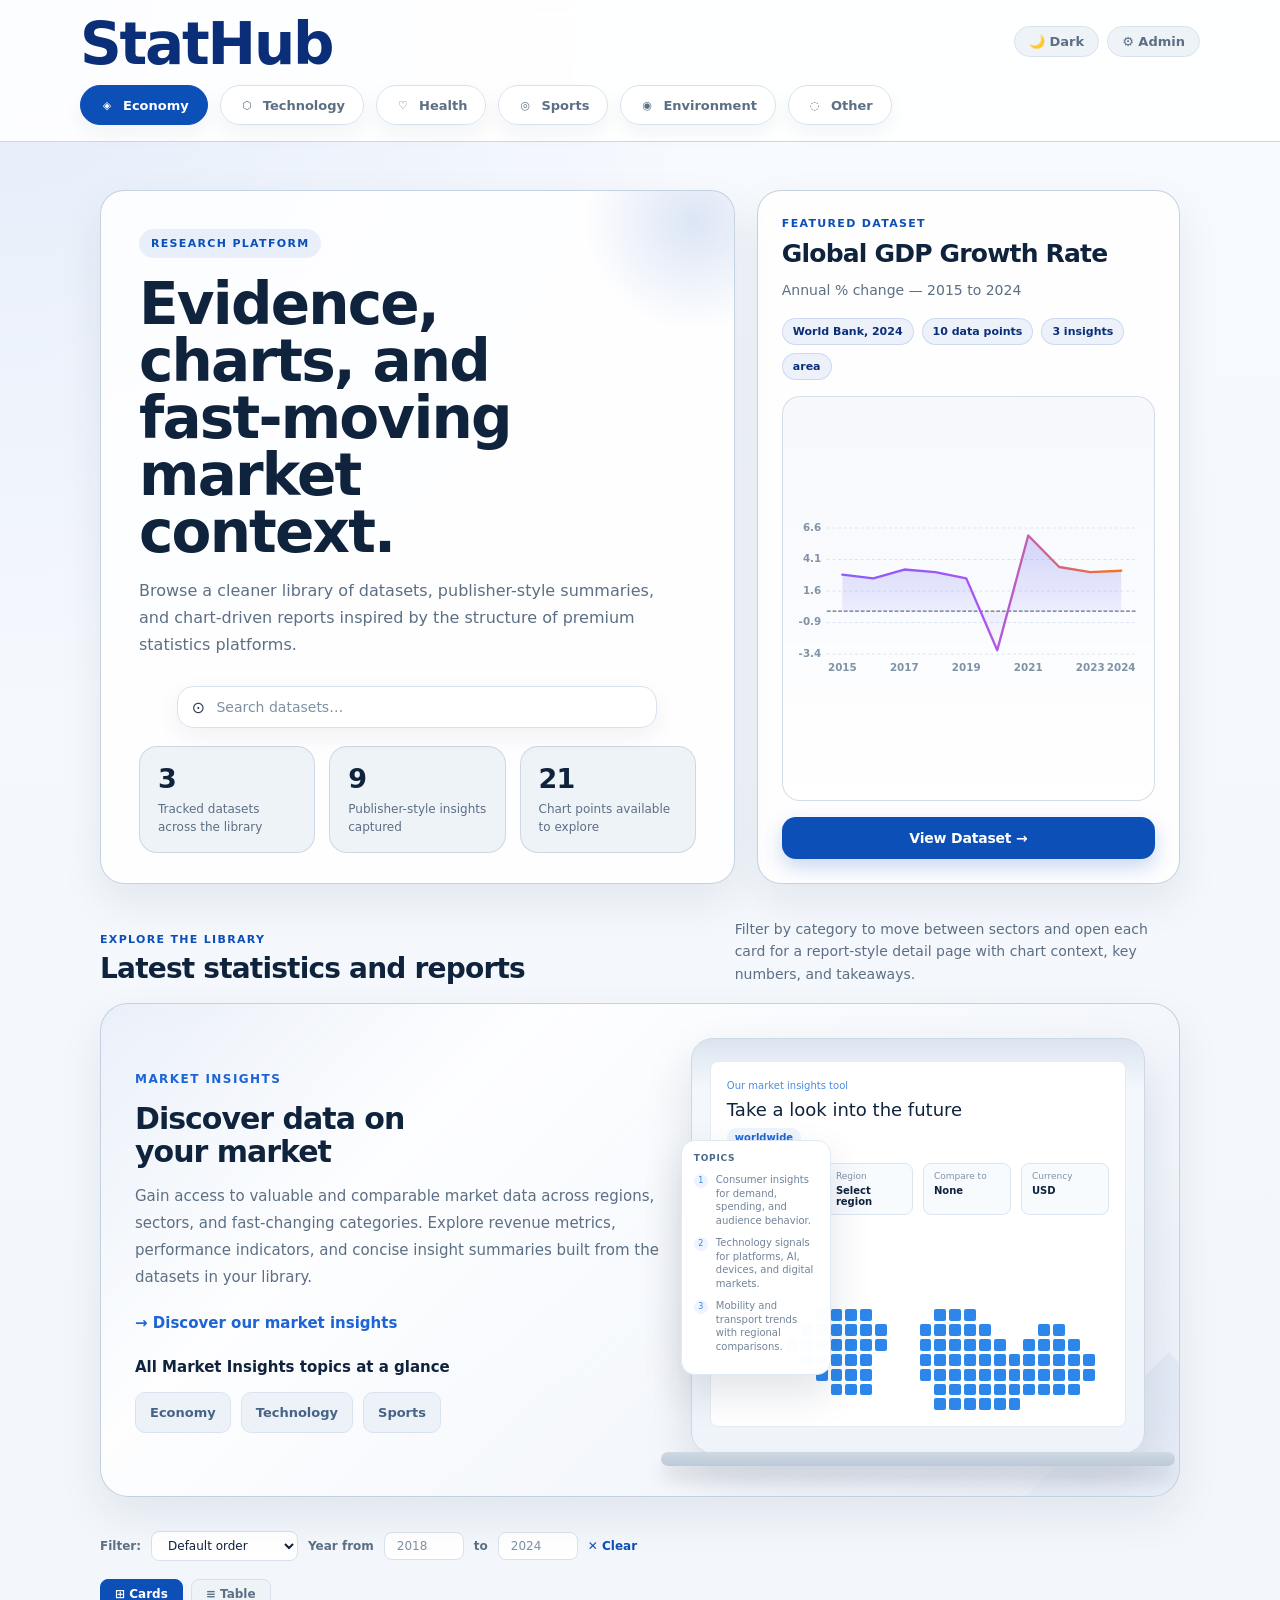
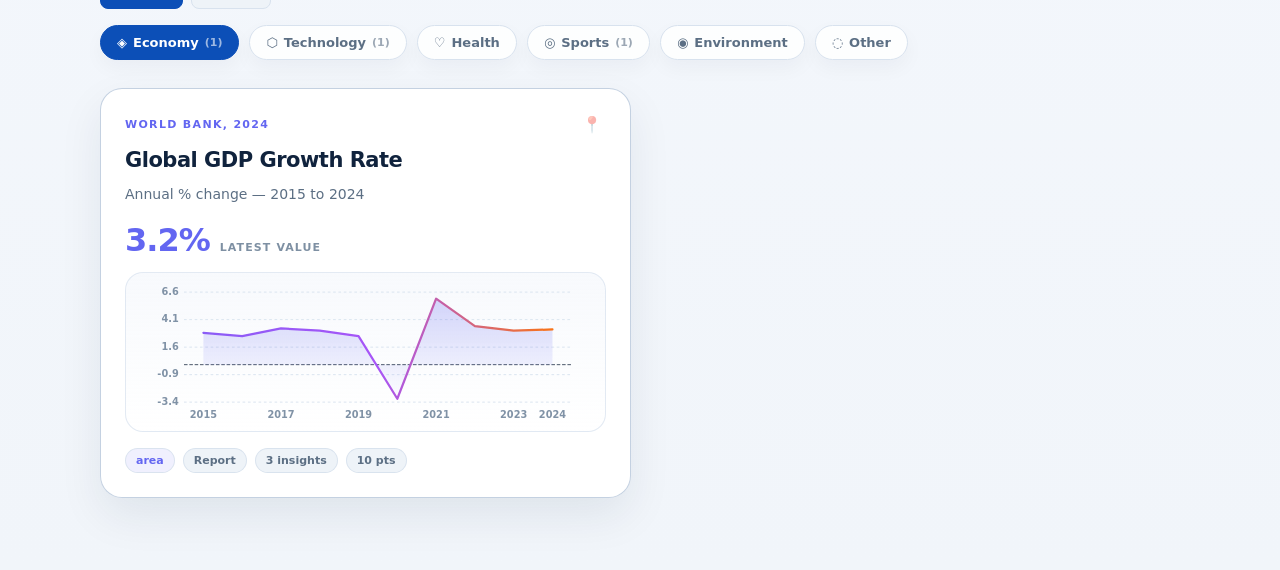
<file: index.html>
<!DOCTYPE html>
<html lang="en">
<head>
  <meta charset="UTF-8" />
  <meta name="viewport" content="width=device-width, initial-scale=1.0" />
  <title>StatHub | Insights Library</title>
  <link rel="stylesheet" href="style.css" />
</head>
<body>

<div id="loading-screen"><span>Loading…</span></div>

<div id="chart-tooltip">
  <div id="tt-label"></div>
  <div id="tt-value"></div>
</div>

<div id="toast" class="hidden"></div>

<div id="site" class="hidden">
  <div id="nav">
    <div id="nav-inner">
      <div id="nav-brand">
        <div id="nav-logo">StatHub</div>
        <div id="nav-links"></div>
      </div>
      <div id="nav-right">
        <button id="theme-toggle" onclick="toggleTheme()">🌙 Dark</button>
        <a href="admin.html" id="admin-nav-btn">⚙ Admin</a>
      </div>
    </div>
  </div>

  <div id="main">
    <div id="hero">
      <div id="hero-shell">
        <div id="hero-copy">
          <div id="hero-eyebrow">Research platform</div>
          <h1>Evidence, charts, and fast-moving market context.</h1>
          <p>Browse a cleaner library of datasets, publisher-style summaries, and chart-driven reports inspired by the structure of premium statistics platforms.</p>
          <div id="search-wrap">
            <span id="search-icon">⊙</span>
            <input id="search-input" type="text" placeholder="Search datasets…" autocomplete="off" />
          </div>
          <div id="hero-stats"></div>
        </div>
        <div id="hero-brief">
          <div id="hero-brief-label">Featured dataset</div>
          <div id="hero-brief-title"></div>
          <div id="hero-brief-sub"></div>
          <div id="hero-brief-meta"></div>
          <div id="hero-brief-chart"></div>
          <button id="hero-brief-btn" onclick="if(window._featuredDs) openDataset(window._featuredDs)">View Dataset →</button>
        </div>
      </div>
      <div id="search-results" class="hidden"></div>
    </div>

    <div id="section-head">
      <div>
        <div id="section-kicker">Explore the library</div>
        <div id="section-title">Latest statistics and reports</div>
      </div>
      <div id="section-sub">Filter by category to move between sectors and open each card for a report-style detail page with chart context, key numbers, and takeaways.</div>
    </div>

    <div id="market-insights">
      <div id="mi-copy">
        <div id="mi-kicker">Market insights</div>
        <div id="mi-title">Discover data on your market</div>
        <div id="mi-body">Gain access to valuable and comparable market data across regions, sectors, and fast-changing categories. Explore revenue metrics, performance indicators, and concise insight summaries built from the datasets in your library.</div>
        <a id="mi-link" href="#">&#8594; Discover our market insights</a>
        <div id="mi-topics-title">All Market Insights topics at a glance</div>
        <div id="mi-topics"></div>
      </div>
      <div id="mi-visual">
        <div id="mi-laptop">
          <div id="mi-screen">
            <div id="mi-screen-inner">
              <div id="mi-micro-label">Our market insights tool</div>
              <div id="mi-screen-title">Take a look into the future</div>
              <div id="mi-world-pill">worldwide</div>
              <div id="mi-filter-row">
                <div class="mi-filter"><div class="mi-filter-top">Market</div><div class="mi-filter-value">Digital economy</div></div>
                <div class="mi-filter"><div class="mi-filter-top">Region</div><div class="mi-filter-value">Select region</div></div>
                <div class="mi-filter"><div class="mi-filter-top">Compare to</div><div class="mi-filter-value">None</div></div>
                <div class="mi-filter"><div class="mi-filter-top">Currency</div><div class="mi-filter-value">USD</div></div>
              </div>
              <div id="mi-map-grid"></div>
              <div id="mi-floating-panel">
                <div id="mi-panel-title">Topics</div>
                <div class="mi-panel-item"><span class="mi-panel-dot">1</span><span>Consumer insights for demand, spending, and audience behavior.</span></div>
                <div class="mi-panel-item"><span class="mi-panel-dot">2</span><span>Technology signals for platforms, AI, devices, and digital markets.</span></div>
                <div class="mi-panel-item"><span class="mi-panel-dot">3</span><span>Mobility and transport trends with regional comparisons.</span></div>
              </div>
            </div>
          </div>
          <div id="mi-base"></div>
        </div>
      </div>
    </div>

    <div id="filter-bar">
      <label>Filter:</label>
      <select id="filter-sort" onchange="renderSite()">
        <option value="default">Default order</option>
        <option value="az">A → Z</option>
        <option value="za">Z → A</option>
        <option value="most-data">Most data points</option>
        <option value="pinned">Pinned first</option>
      </select>
      <label>Year from</label>
      <input id="date-from" type="number" placeholder="2018" min="1900" max="2100" oninput="renderSite()" />
      <label>to</label>
      <input id="date-to" type="number" placeholder="2024" min="1900" max="2100" oninput="renderSite()" />
      <button id="filter-clear" onclick="clearFilters()">✕ Clear</button>
    </div>
    <div id="view-toggle">
      <button class="view-btn active" id="view-cards-btn" onclick="setView('cards')">⊞ Cards</button>
      <button class="view-btn" id="view-table-btn" onclick="setView('table')">≡ Table</button>
    </div>
    <div id="cat-pills"></div>

    <div id="cards-grid"></div>
    <div id="table-view-wrap" class="hidden"></div>
    <div id="empty-state" class="hidden">
      <p>No datasets in this category yet.</p>
    </div>
  </div>
</div>

<div id="ds-page-wrap" class="hidden">
  <div id="ds-nav" class="site-nav-bar">
    <div class="site-nav-inner">
      <div id="nav-brand-ds" style="display:flex;flex-direction:column;align-items:flex-start;gap:14px;min-width:0;">
        <div class="site-nav-logo" onclick="document.getElementById('ds-back').click()" style="cursor:pointer;">StatHub</div>
        <div id="ds-nav-links" style="display:flex;flex-wrap:wrap;gap:10px;"></div>
      </div>
      <div style="display:flex;align-items:center;gap:10px;padding-top:8px;">
        <button class="theme-toggle-btn" onclick="toggleTheme()">🌙 Dark</button>
      </div>
    </div>
  </div>
  <div id="ds-page">
    <button id="ds-back">← Back</button>
    <div id="ds-source"></div>
    <h2 id="ds-title"></h2>
    <p id="ds-subtitle"></p>
    <div id="ds-actions">
      <button class="ds-action-btn" id="btn-download-png">⬇ PNG</button>
      <button class="ds-action-btn" id="btn-download-csv">⬇ CSV</button>
      <button class="ds-action-btn" id="btn-share">⎘ Share Link</button>
      <button class="ds-action-btn" id="btn-embed">‹/› Embed</button>
    </div>
    <div id="ks-row"></div>
    <div id="ticker-row"></div>
    <div id="view-toggle-ds" style="display:flex;gap:8px;margin-bottom:12px;">
      <button class="view-btn active" id="ds-view-chart-btn" onclick="setDsView('chart')">📊 Chart</button>
      <button class="view-btn" id="ds-view-table-btn" onclick="setDsView('table')">≡ Table</button>
    </div>
    <div id="chart-box">
      <div id="chart-box-top">
        <div id="chart-box-lbl">Interactive Chart</div>
        <div id="chart-box-hint">Hover to explore</div>
      </div>
      <div id="chart-box-inner" style="height:380px;"></div>
    </div>
    <div id="ds-table-wrap" class="hidden">
      <div id="ds-table-inner"></div>
    </div>
    <div id="heatmap-section" class="hidden">
      <div id="heatmap-title">Data Intensity · Heatmap View</div>
      <div id="heatmap-labels"></div>
      <div id="heatmap-grid"></div>
      <div id="heatmap-legend"></div>
    </div>
    <div id="ds-bottom"></div>
    <div id="related-section" class="hidden">
      <div id="related-title">You might also like</div>
      <div id="related-grid"></div>
    </div>
  </div>
</div>

<div id="embed-modal" class="hidden">
  <div id="embed-box">
    <h3>Embed this chart</h3>
    <p>Copy the iframe code below and paste it into any webpage.</p>
    <textarea id="embed-code" rows="5" readonly></textarea>
    <div id="embed-modal-btns">
      <button class="btn-save" onclick="copyEmbed()" style="flex:1">Copy Code</button>
      <button class="btn-cancel" onclick="hide(document.getElementById('embed-modal'))">Close</button>
    </div>
  </div>
</div>

<script src="utils.js"></script>
<script src="script.js"></script>
</body>
</html>
</file>
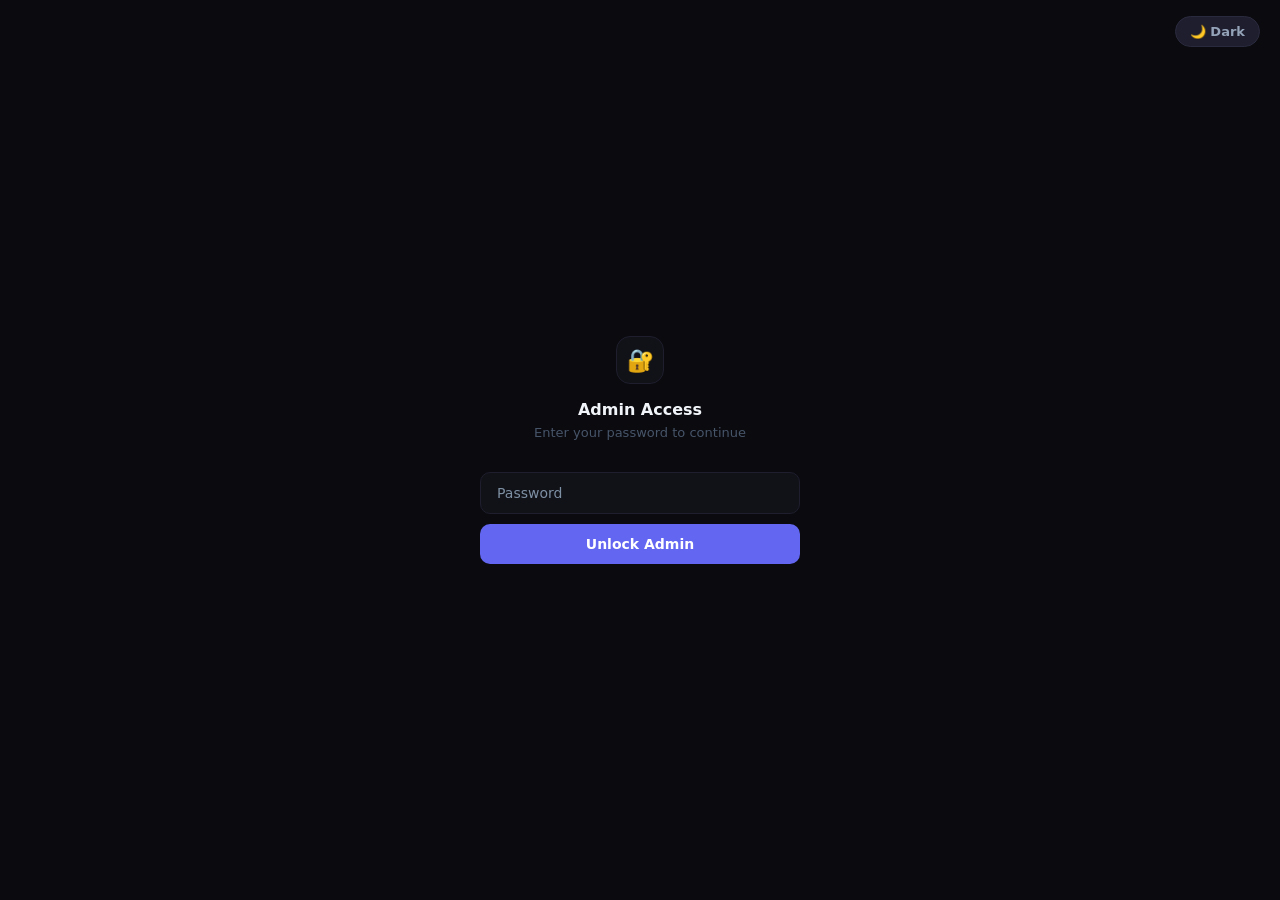
<file: admin.html>
<!DOCTYPE html>
<html lang="en">
<head>
  <meta charset="UTF-8" />
  <meta name="viewport" content="width=device-width, initial-scale=1.0" />
  <title>StatHub | Admin Panel</title>
  <link rel="stylesheet" href="style.css" />
  <link rel="stylesheet" href="admin.css" />
</head>
<body>

<div id="loading-screen"><span>Loading…</span></div>
<div id="toast" class="hidden"></div>
<div id="chart-tooltip">
  <div id="tt-label"></div>
  <div id="tt-value"></div>
</div>

<div id="pw-gate" class="hidden">
  <div style="position:fixed;top:16px;right:20px;">
    <button class="theme-toggle-btn" onclick="toggleTheme()" id="pw-theme-btn">🌙 Dark</button>
  </div>
  <div id="pw-box">
    <div style="text-align:center;margin-bottom:32px;">
      <div id="pw-icon-wrap"><span id="pw-icon">🔐</span></div>
      <div id="pw-title">Admin Access</div>
      <div id="pw-hint">Enter your password to continue</div>
    </div>
    <input id="pw-input" type="password" placeholder="Password" autocomplete="off" />
    <div id="pw-err" class="hidden"></div>
    <button id="pw-submit">Unlock Admin</button>
  </div>
</div>

<div id="admin-panel" class="hidden">
  <div id="admin-nav">
    <div id="admin-nav-inner">
      <div id="admin-nav-left">
        <a href="index.html" id="admin-back-btn" style="text-decoration:none;">← Back to site</a>
        <span id="admin-divider">|</span>
        <span id="admin-title-lbl">Admin Panel</span>
        <span id="admin-auth-badge">Authenticated</span>
      </div>
      <div id="admin-nav-right">
        <button class="theme-toggle-btn" onclick="toggleTheme()" id="admin-theme-btn">🌙 Dark</button>
        <button id="admin-add-btn" class="btn-add">+ Add Dataset</button>
      </div>
    </div>
    <div id="admin-tabs">
      <button class="admin-tab-btn active" data-tab="datasets">📋 Datasets</button>
      <button class="admin-tab-btn" data-tab="github">⚙ GitHub</button>
    </div>
  </div>
  
  <div id="admin-content">
    <div id="tab-datasets" class="admin-tab-pane active">
      <div id="admin-list-view">
        <div id="admin-list-header"></div>
        <div id="admin-ds-list"></div>
        <div id="admin-empty" class="hidden">No datasets yet.</div>
        
        <div id="change-pw-wrap">
          <div id="change-pw-lbl">🔑 Change Admin Password</div>
          <div id="change-pw-row">
            <input class="inp" id="new-pw-input" type="password" placeholder="New password" style="flex:1" />
            <input class="inp" id="new-pw-confirm" type="password" placeholder="Confirm new password" style="flex:1" />
            <button class="btn-save" style="padding:9px 18px;" onclick="changePassword()">Save</button>
          </div>
          <div id="change-pw-err" style="font-size:12px;color:#f87171;margin-top:6px;"></div>
        </div>
      </div>
      
      <div id="admin-form-view" class="hidden">
        <div id="admin-form-header">New Dataset</div>
        
        <div id="img2chart-wrap">
          <div id="img2chart-header">
            <span id="img2chart-lbl">✦ Image → Interactive Chart</span>
            <span id="img2chart-badge">AI-Powered</span>
          </div>
          <p id="img2chart-desc">Upload any chart image — Claude will read the data and fill in the form automatically.</p>
          <div id="i2c-upload">
            <div id="img-dropzone">
              <div id="img-dropzone-icon">📊</div>
              <div id="img-dropzone-text">Click or drag a chart image here</div>
              <div id="img-dropzone-hint">PNG, JPG, WEBP supported</div>
              <input id="img-file-input" type="file" accept="image/*" />
            </div>
          </div>
          <div id="i2c-loaded" class="hidden">
            <div id="img-preview-wrap">
              <img id="img-preview-img" alt="uploaded chart" />
              <button id="img-clear-btn">✕</button>
            </div>
            <div id="img-err" class="hidden"></div>
            <button id="img-extract-btn" class="ready">Extract &amp; Preview Chart Data</button>
          </div>
          <div id="i2c-preview" class="hidden">
            <div id="extracted-grid">
              <div>
                <div class="extracted-col-lbl">Original</div>
                <img id="ext-original-img" alt="original" />
              </div>
              <div>
                <div id="ext-count-lbl" class="extracted-col-lbl">Extracted</div>
                <div id="ext-chart-wrap"></div>
              </div>
            </div>
            <div id="ext-meta">
              <div id="ext-meta-grid">
                <div><span class="ext-meta-lbl">Title: </span><span id="ext-meta-title" class="ext-meta-val"></span></div>
                <div><span class="ext-meta-lbl">Unit: </span><span id="ext-meta-unit" class="ext-meta-val"></span></div>
                <div><span class="ext-meta-lbl">Type: </span><span id="ext-meta-type" class="ext-meta-val"></span></div>
              </div>
            </div>
            <div style="display:flex;gap:8px;">
              <button id="ext-confirm-btn">✓ Use this data — fill form</button>
              <button id="ext-retry-btn">Retry</button>
            </div>
          </div>
          <div id="i2c-done" class="hidden">
            <div id="img2chart-done">
              <div id="img2chart-done-icon">✅</div>
              <div id="img2chart-done-title">Data extracted successfully</div>
              <div id="img2chart-done-sub">Review the form below and fill in any missing fields</div>
              <button id="img2chart-retry-btn">Try another image</button>
            </div>
          </div>
        </div>
        
        <div id="bulk-import-wrap">
          <div id="bulk-import-lbl">⬆ Bulk CSV Import</div>
          <div id="bulk-import-hint">Upload a CSV with columns: title, subtitle, unit, source, category, chartType, data (label:value pairs separated by |), report, insights (separated by |)</div>
          <input id="bulk-csv-input" type="file" accept=".csv" />
          <button id="bulk-import-btn" onclick="document.getElementById('bulk-csv-input').click()">📂 Choose CSV file</button>
          <div id="bulk-import-result" style="font-size:12px;color:#34d399;margin-top:8px;"></div>
        </div>

        <div id="form-grid">
          <div>
            <div class="field">
              <div class="field-label">Title</div>
              <input class="inp" id="f-title" type="text" placeholder="e.g. India GDP Growth" />
            </div>
            <div class="field">
              <div class="field-label">Subtitle</div>
              <input class="inp" id="f-subtitle" type="text" placeholder="e.g. Annual % change — 2015 to 2024" />
            </div>
            <div class="inp-2col">
              <div class="field">
                <div class="field-label">Unit</div>
                <input class="inp" id="f-unit" type="text" placeholder="%, $B, M…" />
              </div>
              <div class="field">
                <div class="field-label">Source</div>
                <input class="inp" id="f-source" type="text" placeholder="World Bank, 2024" />
              </div>
            </div>
            <div class="inp-2col">
              <div class="field">
                <div class="field-label">Category</div>
                <select class="inp sel" id="f-category">
                  <option value="economy">Economy</option>
                  <option value="technology">Technology</option>
                  <option value="health">Health</option>
                  <option value="sports">Sports</option>
                  <option value="environment">Environment</option>
                  <option value="other">Other</option>
                </select>
              </div>
              <div class="field">
                <div class="field-label">Last Updated</div>
                <input class="inp" id="f-updated" type="date" />
              </div>
            </div>
            <div class="field">
              <div class="field-label">Chart Type</div>
              <div class="chart-type-chips" id="chart-type-chips">
                <span class="ctype-chip active" data-type="bar">Bar</span>
                <span class="ctype-chip" data-type="line">Line</span>
                <span class="ctype-chip" data-type="area">Area</span>
                <span class="ctype-chip" data-type="donut">Donut</span>
                <span class="ctype-chip" data-type="scatter">Scatter</span>
              </div>
              <input type="hidden" id="f-charttype" value="bar" />
            </div>
            <div class="field">
              <div class="field-label">Accent Colour</div>
              <div class="accent-swatches" id="accent-swatches"></div>
            </div>
            <div class="field">
              <div class="field-label">Notes / Caveats</div>
              <input class="inp" id="f-notes" type="text" placeholder="e.g. Adjusted for inflation, PPP basis" />
            </div>
            <div class="field">
              <div class="field-label">Data Points</div>
              <div class="field-hint">Format: label, value (one per line). Negative values supported.</div>
              <textarea class="inp" id="f-data" rows="7" style="resize:vertical;font-family:monospace;font-size:12px;margin-top:4px;" placeholder="2020, 10&#10;2021, 20&#10;2022, 30"></textarea>
            </div>
            <div class="field">
              <div class="field-label">Comparison Dataset (optional)</div>
              <div class="field-hint">Label: value per line — shown as dashed overlay line</div>
              <textarea class="inp" id="f-compare" rows="4" style="resize:vertical;font-family:monospace;font-size:12px;margin-top:4px;" placeholder="2020, 3.4&#10;2021, 6.1&#10;2022, 3.4"></textarea>
            </div>
            <div class="field">
              <div class="field-label">Comparison Label</div>
              <input class="inp" id="f-compare-label" type="text" placeholder="e.g. Global Average" />
            </div>
            <div class="section-divider">Annotations</div>
            <div class="field-hint" style="margin-bottom:8px;">Pin labels on specific data points (e.g. "COVID impact" on 2020)</div>
            <div id="ann-list">
              <div class="ann-row-inp">
                <span class="ann-lbl-sm">Point</span>
                <input class="inp" placeholder="2020" style="max-width:80px;" data-ann-label />
                <span class="ann-lbl-sm">Note</span>
                <input class="inp" placeholder="COVID impact" data-ann-note />
              </div>
              <div class="ann-row-inp">
                <span class="ann-lbl-sm">Point</span>
                <input class="inp" placeholder="" style="max-width:80px;" data-ann-label />
                <span class="ann-lbl-sm">Note</span>
                <input class="inp" placeholder="" data-ann-note />
              </div>
            </div>
            <button type="button" onclick="addAnnotationRow()" style="font-size:12px;padding:4px 10px;margin-top:4px;">+ Add annotation</button>
          </div>
          
          <div>
            <div class="field">
              <div class="field-label">Key Stats (up to 3)</div>
              <div style="margin-bottom:4px;font-size:10px;color:#334155;display:grid;grid-template-columns:2fr 1fr 1fr 80px;gap:6px;padding:0 2px;">
                <span>Label</span><span>Value</span><span>Year</span><span>Trend</span>
              </div>
              <div class="inp-3col" style="grid-template-columns:2fr 1fr 1fr;">
                <input class="inp" id="ks1l" placeholder="Label" />
                <input class="inp" id="ks1v" placeholder="7.2%" />
                <input class="inp" id="ks1y" placeholder="2024" />
              </div>
              <div class="ks-trend-row">
                <input class="inp trend-inp" id="ks1t" placeholder="↑ +0.4% vs 2023" />
                <button type="button" class="trend-badge up" id="tb1" onclick="cycleTrendBadge('tb1')">↑ Up</button>
              </div>
              <div class="inp-3col" style="grid-template-columns:2fr 1fr 1fr;">
                <input class="inp" id="ks2l" placeholder="Label" />
                <input class="inp" id="ks2v" placeholder="6.1%" />
                <input class="inp" id="ks2y" placeholder="2024" />
              </div>
              <div class="ks-trend-row">
                <input class="inp trend-inp" id="ks2t" placeholder="↑ Above global avg" />
                <button type="button" class="trend-badge up" id="tb2" onclick="cycleTrendBadge('tb2')">↑ Up</button>
              </div>
              <div class="inp-3col" style="grid-template-columns:2fr 1fr 1fr;">
                <input class="inp" id="ks3l" placeholder="Label" />
                <input class="inp" id="ks3v" placeholder="-6.6%" />
                <input class="inp" id="ks3y" placeholder="2020" />
              </div>
              <div class="ks-trend-row">
                <input class="inp trend-inp" id="ks3t" placeholder="↓ 2020 (COVID)" />
                <button type="button" class="trend-badge down" id="tb3" onclick="cycleTrendBadge('tb3')">↓ Down</button>
              </div>
            </div>
            
            <div class="field">
              <div class="field-label">Report</div>
              <textarea class="inp" id="f-report" rows="5" style="resize:vertical;" placeholder="Write your analysis here…"></textarea>
            </div>
            <div class="field">
              <div class="field-label">Insights</div>
              <div class="field-hint">One insight per line</div>
              <textarea class="inp" id="f-insights" rows="4" style="resize:vertical;margin-top:4px;" placeholder="First key insight&#10;Second key insight"></textarea>
            </div>

            <div class="publish-row">
              <div class="publish-row-title">Chart options</div>
              <div class="toggle-row-admin">
                <div><div class="tog-lbl">Show value labels</div><div class="tog-sub">Numbers on each bar/point</div></div>
                <div class="tog-sw on" id="tog-labels" onclick="this.classList.toggle('on')"></div>
              </div>
              <div class="toggle-row-admin">
                <div><div class="tog-lbl">Colour negative bars red</div><div class="tog-sub">Values below 0 shown in red</div></div>
                <div class="tog-sw on" id="tog-neg" onclick="this.classList.toggle('on')"></div>
              </div>
              <div class="toggle-row-admin">
                <div><div class="tog-lbl">Show trend line</div><div class="tog-sub">Auto regression overlay</div></div>
                <div class="tog-sw" id="tog-trend" onclick="this.classList.toggle('on')"></div>
              </div>
              <div class="toggle-row-admin">
                <div><div class="tog-lbl">Show comparison overlay</div><div class="tog-sub">Dashed line from comparison data</div></div>
                <div class="tog-sw on" id="tog-compare" onclick="this.classList.toggle('on')"></div>
              </div>
            </div>

            <div class="publish-row">
              <div class="publish-row-title">Publish &amp; export</div>
              <div class="toggle-row-admin">
                <div><div class="tog-lbl">Published</div><div class="tog-sub">Visible on the public site</div></div>
                <div class="tog-sw on" id="tog-published" onclick="this.classList.toggle('on')"></div>
              </div>
              <div class="toggle-row-admin">
                <div><div class="tog-lbl">Allow PNG download</div></div>
                <div class="tog-sw on" id="tog-png" onclick="this.classList.toggle('on')"></div>
              </div>
              <div class="toggle-row-admin">
                <div><div class="tog-lbl">Allow CSV download</div></div>
                <div class="tog-sw on" id="tog-csv" onclick="this.classList.toggle('on')"></div>
              </div>
              <div class="toggle-row-admin">
                <div><div class="tog-lbl">Show embed code</div></div>
                <div class="tog-sw on" id="tog-embed" onclick="this.classList.toggle('on')"></div>
              </div>
            </div>

            <div id="form-preview-wrap">
              <div id="form-preview-lbl">Live Preview</div>
              <div id="form-preview-chart"></div>
            </div>
            
            <div class="form-btns">
              <button class="btn-save" id="form-save-btn">Add Dataset</button>
              <button class="btn-cancel" id="form-cancel-btn">Cancel</button>
            </div>
          </div>
        </div>
      </div>
    </div>
    
    <div id="tab-github" class="admin-tab-pane">
      <div style="padding-top:24px;">
        <div id="gh-config-wrap-tab" style="background:var(--surface-alt);border:1px solid var(--line);border-radius:12px;padding:18px;margin-top:0;">
          <div style="font-size:12px;color:#34d399;text-transform:uppercase;letter-spacing:0.1em;margin-bottom:4px;font-weight:600;">🐙 GitHub Storage</div>
          <div style="font-size:12px;color:var(--ink-soft);margin-bottom:12px;line-height:1.6;">
            Data saved here is committed to your GitHub repo as <code style="background:var(--surface);padding:1px 5px;border-radius:4px;font-size:11px;">data.json</code>.
          </div>
          <div style="display:grid;grid-template-columns:1fr 1fr;gap:8px;margin-bottom:8px;">
            <div><div style="font-size:11px;color:var(--ink-soft);margin-bottom:4px;">GitHub Username / Org</div><input class="inp" id="gh-owner-tab" placeholder="e.g. harshit" style="width:100%" /></div>
            <div><div style="font-size:11px;color:var(--ink-soft);margin-bottom:4px;">Repository name</div><input class="inp" id="gh-repo-tab" placeholder="e.g. stathub" style="width:100%" /></div>
          </div>
          <div style="display:grid;grid-template-columns:1fr 1fr;gap:8px;margin-bottom:8px;">
            <div><div style="font-size:11px;color:var(--ink-soft);margin-bottom:4px;">File path in repo</div><input class="inp" id="gh-path-tab" placeholder="data.json" style="width:100%" /></div>
            <div><div style="font-size:11px;color:var(--ink-soft);margin-bottom:4px;">Personal Access Token <span style="color:#f87171">*</span></div><input class="inp" id="gh-token-tab" type="password" placeholder="ghp_…" style="width:100%" /></div>
          </div>
          <div style="font-size:11px;color:#f59e0b;margin-bottom:10px;">&#9888; Token stays in your browser only — never sent to anyone except GitHub.</div>
          <div style="display:flex;gap:8px;align-items:center;flex-wrap:wrap;">
            <button class="btn-save" style="padding:9px 18px;background:#34d399;border-color:#34d399;color:#000;" onclick="saveGhConfigTabFromUI()">Save GitHub Config</button>
            <button style="padding:9px 18px;background:none;border:1px solid var(--line);border-radius:8px;color:var(--ink-soft);font-size:13px;cursor:pointer;font-family:inherit;" onclick="testGhConnectionTab()">Test connection</button>
            <span id="gh-config-status-tab" style="font-size:12px;color:#34d399;"></span>
          </div>
        </div>
        <div id="change-pw-wrap-tab" style="background:var(--surface-alt);border:1px solid var(--line);border-radius:12px;padding:18px;margin-top:16px;">
          <div style="font-size:12px;color:var(--ink-soft);text-transform:uppercase;letter-spacing:0.1em;margin-bottom:12px;font-weight:600;">🔑 Change Admin Password</div>
          <div style="display:flex;gap:10px;">
            <input class="inp" id="new-pw-tab" type="password" placeholder="New password" style="flex:1" />
            <input class="inp" id="new-pw-confirm-tab" type="password" placeholder="Confirm" style="flex:1" />
            <button class="btn-save" style="padding:9px 18px;" onclick="changePasswordTab()">Save</button>
          </div>
          <div id="change-pw-err-tab" style="font-size:12px;color:#f87171;margin-top:6px;"></div>
        </div>
      </div>
    </div>
  </div>
</div>

<script src="utils.js"></script>
<script src="admin.js"></script>
</body>
</html>
</file>
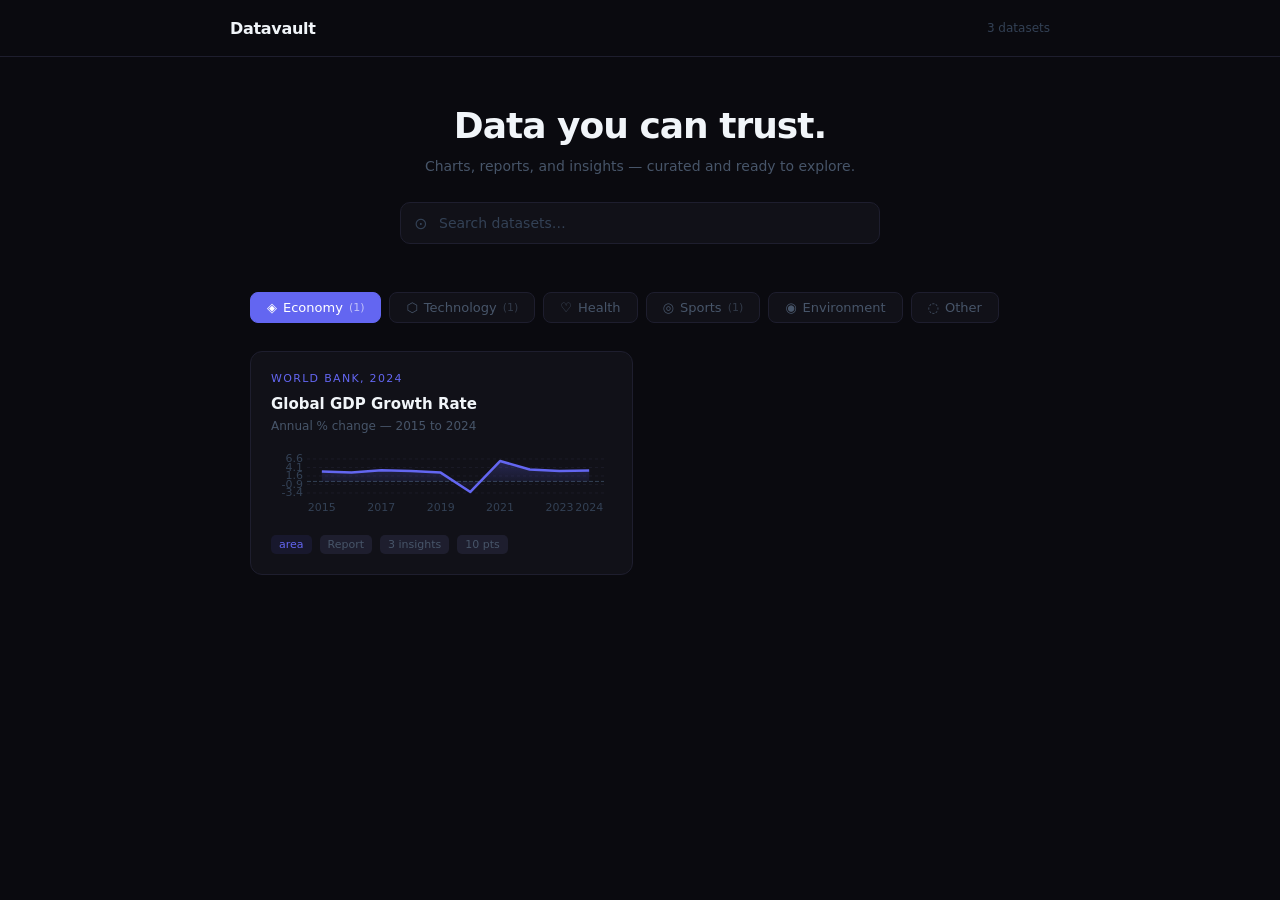
<file: datavault.html>
<!DOCTYPE html>
<html lang="en">
<head>
<meta charset="UTF-8" />
<meta name="viewport" content="width=device-width, initial-scale=1.0" />
<title>Datavault</title>
<style>
  *, *::before, *::after { box-sizing: border-box; margin: 0; padding: 0; }
  html { font-size: 16px; }
  body {
    background: #0a0a0f;
    color: #e2e8f0;
    font-family: 'Inter', system-ui, -apple-system, sans-serif;
    min-height: 100vh;
  }
  input, textarea, select, button { font-family: inherit; }
  input::placeholder, textarea::placeholder { color: #334155; }
  select option { background: #111118; }

  /* ── Scrollbar ── */
  ::-webkit-scrollbar { width: 6px; }
  ::-webkit-scrollbar-track { background: #0a0a0f; }
  ::-webkit-scrollbar-thumb { background: #1e1e2e; border-radius: 3px; }

  /* ── Animations ── */
  @keyframes fadeUp {
    from { opacity: 0; transform: translateY(8px); }
    to   { opacity: 1; transform: translateY(0); }
  }
  @keyframes shake {
    0%,100% { transform: translateX(0); }
    20%,60%  { transform: translateX(-8px); }
    40%,80%  { transform: translateX(8px); }
  }
  @keyframes spin {
    from { transform: rotate(0deg); }
    to   { transform: rotate(360deg); }
  }
  @keyframes fadeIn {
    from { opacity: 0; }
    to   { opacity: 1; }
  }

  /* ── Utility ── */
  .fade-up   { animation: fadeUp 0.3s ease both; }
  .fade-in   { animation: fadeIn 0.25s ease both; }
  .hidden    { display: none !important; }

  /* ── NAV ── */
  #nav {
    border-bottom: 1px solid #1e1e2e;
    padding: 0 32px;
  }
  #nav-inner {
    max-width: 820px;
    margin: 0 auto;
    height: 56px;
    display: flex;
    align-items: center;
    justify-content: space-between;
  }
  #nav-logo { font-size: 16px; font-weight: 700; color: #f1f5f9; letter-spacing: -0.3px; }
  #nav-right { display: flex; align-items: center; gap: 16px; }
  #nav-count  { font-size: 12px; color: #334155; }

  /* ── MAIN ── */
  #main { max-width: 820px; margin: 0 auto; padding: 48px 20px 60px; }

  /* ── HERO ── */
  #hero { text-align: center; margin-bottom: 48px; }
  #hero h1 { font-size: 36px; font-weight: 800; color: #f1f5f9; letter-spacing: -1px; margin-bottom: 12px; }
  #hero p  { color: #475569; font-size: 14px; margin-bottom: 28px; }

  /* ── SEARCH ── */
  #search-wrap { position: relative; max-width: 480px; margin: 0 auto; }
  #search-icon { position: absolute; left: 14px; top: 50%; transform: translateY(-50%); color: #334155; pointer-events: none; }
  #search-input {
    width: 100%;
    background: #111118;
    border: 1px solid #1e1e2e;
    border-radius: 10px;
    padding: 12px 14px 12px 38px;
    font-size: 14px;
    color: #e2e8f0;
    outline: none;
    transition: border-color 0.15s;
  }
  #search-input:focus { border-color: #6366f1; }
  #search-results {
    max-width: 480px;
    margin: 10px auto 0;
    background: #111118;
    border: 1px solid #1e1e2e;
    border-radius: 10px;
    overflow: hidden;
  }
  .search-item {
    padding: 12px 16px;
    border-bottom: 1px solid #1e1e2e;
    cursor: pointer;
    display: flex;
    gap: 12px;
    align-items: center;
    transition: background 0.1s;
  }
  .search-item:hover { background: #1a1a26; }
  .search-item:last-child { border-bottom: none; }
  .search-item-title { font-size: 13px; color: #e2e8f0; font-weight: 500; }
  .search-item-sub   { font-size: 11px; color: #475569; }
  #search-empty { padding: 14px 16px; color: #334155; font-size: 13px; }

  /* ── CATEGORY PILLS ── */
  #cat-pills { display: flex; gap: 8px; margin-bottom: 28px; flex-wrap: wrap; }
  .cat-pill {
    background: #111118;
    color: #475569;
    border: 1px solid #1e1e2e;
    border-radius: 8px;
    padding: 7px 16px;
    font-size: 13px;
    font-weight: 500;
    cursor: pointer;
    display: flex;
    align-items: center;
    gap: 6px;
    transition: all 0.15s;
  }
  .cat-pill.active { background: #6366f1; color: #fff; border-color: #6366f1; }
  .cat-pill-count  { font-size: 11px; opacity: 0.6; }

  /* ── CARDS GRID ── */
  #cards-grid { display: grid; grid-template-columns: 1fr 1fr; gap: 14px; }
  .ds-card {
    background: #111118;
    border: 1px solid #1e1e2e;
    border-radius: 12px;
    padding: 20px;
    cursor: pointer;
    transition: border-color 0.15s, box-shadow 0.15s, transform 0.15s;
  }
  .ds-card:hover { transform: translateY(-1px); }
  .ds-card-source { font-size: 11px; letter-spacing: 0.12em; text-transform: uppercase; margin-bottom: 10px; }
  .ds-card-title  { font-size: 15px; font-weight: 600; color: #f1f5f9; margin-bottom: 6px; }
  .ds-card-sub    { font-size: 12px; color: #475569; margin-bottom: 18px; }
  .ds-card-chart  { height: 70px; margin-bottom: 14px; }
  .ds-card-tags   { display: flex; gap: 8px; flex-wrap: wrap; }
  .tag {
    font-size: 11px;
    background: #1e1e2e;
    color: #475569;
    border-radius: 5px;
    padding: 3px 8px;
  }
  .tag-accent { background: transparent; }

  /* ── EMPTY STATE ── */
  #empty-state { text-align: center; padding: 60px 0; }
  #empty-state p { color: #334155; font-size: 14px; margin-bottom: 12px; }

  /* ── DATASET PAGE ── */
  #ds-page { max-width: 820px; margin: 0 auto; animation: fadeUp 0.25s ease; padding: 32px 20px 60px; }
  #ds-back { background: none; border: none; color: #475569; font-size: 13px; cursor: pointer; margin-bottom: 24px; padding: 0; display: flex; align-items: center; gap: 6px; }
  #ds-back:hover { color: #94a3b8; }
  #ds-source  { font-size: 11px; letter-spacing: 0.15em; text-transform: uppercase; margin-bottom: 8px; }
  #ds-title   { font-size: 26px; font-weight: 700; color: #f1f5f9; margin-bottom: 6px; letter-spacing: -0.5px; }
  #ds-subtitle{ color: #475569; font-size: 13px; margin-bottom: 28px; }
  #ks-row     { display: grid; gap: 10px; margin-bottom: 20px; }
  .ks-card    { background: #111118; border: 1px solid #1e1e2e; border-radius: 10px; padding: 16px 18px; }
  .ks-val     { font-size: 22px; font-weight: 700; font-variant-numeric: tabular-nums; }
  .ks-lbl     { font-size: 11px; color: #475569; margin-top: 4px; }
  #ticker-row { display: flex; gap: 10px; margin-bottom: 20px; }
  .ticker-cell{ flex: 1; background: #111118; border: 1px solid #1e1e2e; border-radius: 8px; padding: 10px 14px; text-align: center; }
  .ticker-val { font-size: 14px; font-weight: 700; font-variant-numeric: tabular-nums; }
  .ticker-lbl { font-size: 10px; color: #334155; margin-top: 3px; text-transform: uppercase; letter-spacing: 0.08em; }
  #chart-box  { border-radius: 14px; padding: 24px 20px 16px; margin-bottom: 20px; }
  #chart-box-top { display: flex; align-items: center; justify-content: space-between; margin-bottom: 16px; }
  #chart-box-lbl { font-size: 11px; color: #334155; text-transform: uppercase; letter-spacing: 0.1em; }
  #chart-box-hint{ font-size: 11px; opacity: 0.6; }
  #ds-bottom  { display: grid; gap: 16px; }
  .report-box { background: #111118; border: 1px solid #1e1e2e; border-radius: 12px; padding: 20px 22px; }
  .report-box-lbl{ font-size: 11px; color: #334155; text-transform: uppercase; letter-spacing: 0.1em; margin-bottom: 14px; }
  .report-text{ font-size: 13px; color: #94a3b8; line-height: 1.8; }
  .insights-list { display: flex; flex-direction: column; gap: 12px; }
  .insight-item  { display: flex; gap: 10px; animation: fadeUp 0.3s ease both; }
  .insight-bullet{ flex-shrink: 0; margin-top: 1px; }
  .insight-text  { font-size: 13px; color: #94a3b8; line-height: 1.65; }

  /* ── TOOLTIP ── */
  #chart-tooltip {
    position: fixed;
    background: #0d0d14;
    border-radius: 10px;
    padding: 10px 16px;
    pointer-events: none;
    z-index: 1000;
    min-width: 100px;
    display: none;
  }
  #tt-label { color: #475569; font-size: 11px; margin-bottom: 4px; }
  #tt-value { font-weight: 700; font-size: 18px; font-variant-numeric: tabular-nums; }

  /* ── SVG CHARTS ── */
  .chart-svg { width: 100%; height: 100%; overflow: visible; }
  .chart-axis-text { font-size: 11px; fill: #334155; }
  .chart-grid-line { stroke: #1a1a26; stroke-dasharray: 3 3; }
  .chart-bar { transition: opacity 0.1s; }
  .chart-bar:hover { opacity: 1 !important; }
  .chart-dot { transition: r 0.1s; }

  /* ── PASSWORD GATE ── */
  #pw-gate {
    position: fixed; inset: 0;
    background: #0a0a0f;
    display: flex; align-items: center; justify-content: center;
    z-index: 200;
  }
  #pw-box { width: 320px; }
  #pw-icon-wrap {
    width: 48px; height: 48px;
    background: #111118; border: 1px solid #1e1e2e; border-radius: 14px;
    display: flex; align-items: center; justify-content: center;
    margin: 0 auto 16px; font-size: 22px;
  }
  #pw-title { font-size: 16px; font-weight: 700; color: #f1f5f9; text-align: center; }
  #pw-hint  { font-size: 13px; color: #475569; margin-top: 6px; text-align: center; margin-bottom: 32px; }
  #pw-input {
    width: 100%;
    background: #111118; border: 1px solid #1e1e2e; border-radius: 10px;
    padding: 12px 16px; font-size: 14px; color: #e2e8f0; outline: none;
    margin-bottom: 10px; transition: border-color 0.15s;
  }
  #pw-input:focus { border-color: #6366f1; }
  #pw-input.error { border-color: #f87171; }
  #pw-err { font-size: 12px; color: #f87171; margin-bottom: 10px; }
  #pw-submit {
    width: 100%; background: #6366f1; color: #fff; border: none;
    border-radius: 10px; padding: 12px; font-size: 14px; font-weight: 600; cursor: pointer;
    transition: opacity 0.15s;
  }
  #pw-submit:disabled { background: #111118; color: #334155; border: 1px solid #1e1e2e; cursor: not-allowed; }

  /* ── ADMIN PANEL ── */
  #admin-panel {
    position: fixed; inset: 0;
    background: #0a0a0f;
    z-index: 100;
    overflow-y: auto;
  }
  #admin-nav {
    border-bottom: 1px solid #1e1e2e; padding: 0 32px;
    position: sticky; top: 0; background: #0a0a0f; z-index: 50;
  }
  #admin-nav-inner {
    max-width: 920px; margin: 0 auto; height: 56px;
    display: flex; align-items: center; justify-content: space-between;
  }
  #admin-nav-left { display: flex; align-items: center; gap: 12px; }
  #admin-back-btn { background: none; border: none; color: #475569; cursor: pointer; font-size: 13px; padding: 0; }
  #admin-back-btn:hover { color: #94a3b8; }
  #admin-divider  { color: #1e1e2e; }
  #admin-title-lbl{ font-size: 14px; font-weight: 600; color: #f1f5f9; }
  #admin-auth-badge { font-size: 11px; background: #6366f120; color: #6366f1; border-radius: 4px; padding: 2px 7px; }
  #admin-content  { max-width: 920px; margin: 0 auto; padding: 32px 20px 80px; }

  /* admin list */
  #admin-list-header { font-size: 11px; color: #334155; text-transform: uppercase; letter-spacing: 0.12em; margin-bottom: 20px; }
  #admin-ds-list  { display: flex; flex-direction: column; gap: 10px; }
  .admin-ds-row {
    background: #111118; border: 1px solid #1e1e2e; border-radius: 10px;
    padding: 16px 20px; display: flex; align-items: center; gap: 16px;
  }
  .admin-ds-dot    { width: 8px; height: 8px; border-radius: 50%; flex-shrink: 0; }
  .admin-ds-info   { flex: 1; }
  .admin-ds-name   { font-size: 14px; font-weight: 600; color: #f1f5f9; }
  .admin-ds-meta   { font-size: 11px; color: #475569; margin-top: 2px; }
  .admin-ds-sparkline { width: 80px; height: 36px; }
  .admin-ds-actions{ display: flex; gap: 8px; }
  .btn-edit {
    background: #1e1e2e; border: none; color: #94a3b8;
    border-radius: 6px; padding: 6px 12px; font-size: 12px; cursor: pointer;
  }
  .btn-edit:hover { background: #2a2a3e; }
  .btn-delete {
    background: transparent; border: 1px solid #3f1212; color: #f87171;
    border-radius: 6px; padding: 6px 12px; font-size: 12px; cursor: pointer;
  }
  .btn-delete:hover { background: #3f121220; }
  #admin-empty { text-align: center; color: #334155; padding: 60px 0; }
  .btn-add {
    background: #6366f1; color: #fff; border: none;
    border-radius: 8px; padding: 7px 16px; font-size: 13px; font-weight: 600; cursor: pointer;
  }
  .btn-add:hover { background: #5254cc; }

  /* admin form */
  #admin-form-header { font-size: 16px; font-weight: 700; color: #f1f5f9; margin-bottom: 24px; }
  #form-grid { display: grid; grid-template-columns: 1fr 1fr; gap: 32px; }
  .field { margin-bottom: 16px; }
  .field-label { font-size: 11px; color: #475569; text-transform: uppercase; letter-spacing: 0.1em; margin-bottom: 6px; }
  .field-hint  { font-size: 11px; color: #334155; margin-top: 4px; }
  .inp {
    background: #0d0d14; border: 1px solid #1e1e2e; border-radius: 8px;
    padding: 9px 12px; font-size: 13px; color: #e2e8f0; outline: none;
    width: 100%; transition: border-color 0.15s;
  }
  .inp:focus { border-color: #6366f1; }
  .sel { cursor: pointer; }
  .inp-2col { display: grid; grid-template-columns: 1fr 1fr; gap: 12px; }
  .inp-3col { display: grid; grid-template-columns: 2fr 1fr 1fr; gap: 8px; margin-bottom: 8px; }
  .accent-swatches { display: flex; gap: 8px; flex-wrap: wrap; }
  .accent-swatch {
    width: 24px; height: 24px; border-radius: 50%; cursor: pointer;
    border: 2px solid transparent; transition: transform 0.1s;
  }
  .accent-swatch:hover { transform: scale(1.2); }
  .accent-swatch.active { border-color: #fff; }
  #form-preview-wrap {
    background: #111118; border-radius: 10px; padding: 14px 16px; margin-bottom: 16px;
  }
  #form-preview-lbl { font-size: 11px; color: #334155; text-transform: uppercase; letter-spacing: 0.1em; margin-bottom: 10px; }
  #form-preview-chart { height: 140px; }
  .form-btns { display: flex; gap: 10px; }
  .btn-save {
    flex: 1; background: #6366f1; color: #fff; border: none;
    border-radius: 8px; padding: 11px; font-size: 14px; font-weight: 600; cursor: pointer;
  }
  .btn-save:hover { background: #5254cc; }
  .btn-cancel {
    background: #1e1e2e; color: #94a3b8; border: none;
    border-radius: 8px; padding: 11px 20px; font-size: 13px; cursor: pointer;
  }
  .btn-cancel:hover { background: #2a2a3e; }
  .btn-all-ds { background: #1e1e2e; color: #94a3b8; border: none; border-radius: 8px; padding: 7px 14px; font-size: 13px; cursor: pointer; }
  .btn-all-ds:hover { background: #2a2a3e; }

  /* ── IMAGE-TO-CHART ── */
  #img2chart-wrap {
    background: #0d0d14; border: 1px solid #1e1e2e; border-radius: 14px;
    padding: 20px; margin-bottom: 24px;
  }
  #img2chart-header { display: flex; align-items: center; gap: 10px; margin-bottom: 6px; }
  #img2chart-lbl  { font-size: 12px; color: #6366f1; text-transform: uppercase; letter-spacing: 0.1em; font-weight: 600; }
  #img2chart-badge{ font-size: 10px; background: #6366f120; color: #6366f1; border-radius: 4px; padding: 2px 7px; }
  #img2chart-desc { font-size: 12px; color: #475569; margin-bottom: 16px; line-height: 1.6; }
  #img-dropzone {
    border: 1px dashed #1e1e2e; border-radius: 10px; padding: 28px;
    text-align: center; cursor: pointer; transition: all 0.15s;
  }
  #img-dropzone:hover { border-color: #6366f1; background: #6366f108; }
  #img-dropzone-icon  { font-size: 28px; margin-bottom: 8px; }
  #img-dropzone-text  { font-size: 13px; color: #475569; }
  #img-dropzone-hint  { font-size: 11px; color: #334155; margin-top: 4px; }
  #img-file-input { display: none; }
  #img-preview-wrap { position: relative; margin-bottom: 12px; }
  #img-preview-img { width: 100%; max-height: 200px; object-fit: contain; border-radius: 8px; background: #111118; border: 1px solid #1e1e2e; }
  #img-clear-btn { position: absolute; top: 8px; right: 8px; background: #1e1e2e; border: none; color: #94a3b8; border-radius: 6px; padding: 4px 8px; font-size: 11px; cursor: pointer; }
  #img-err { font-size: 12px; color: #f87171; margin-bottom: 10px; line-height: 1.5; }
  #img-extract-btn {
    width: 100%; border: none; border-radius: 8px; padding: 10px;
    font-size: 13px; font-weight: 600; cursor: pointer;
    display: flex; align-items: center; justify-content: center; gap: 8px;
  }
  #img-extract-btn.loading { background: #111118; color: #475569; border: 1px solid #1e1e2e; cursor: default; }
  #img-extract-btn.ready   { background: #6366f1; color: #fff; }
  .spin { display: inline-block; animation: spin 1s linear infinite; }
  #img-extracted-preview { }
  #extracted-grid { display: grid; grid-template-columns: 1fr 1fr; gap: 12px; margin-bottom: 14px; }
  .extracted-col-lbl { font-size: 10px; color: #334155; text-transform: uppercase; letter-spacing: 0.1em; margin-bottom: 6px; }
  #ext-original-img { width: 100%; height: 160px; object-fit: contain; border-radius: 8px; background: #111118; border: 1px solid #1e1e2e; }
  #ext-chart-wrap   { height: 160px; background: #111118; border: 1px solid #1e1e2e; border-radius: 8px; padding: 8px; }
  #ext-meta { background: #111118; border-radius: 8px; padding: 10px 14px; margin-bottom: 12px; font-size: 12px; }
  #ext-meta-grid { display: grid; grid-template-columns: 1fr 1fr 1fr; gap: 8px; }
  .ext-meta-lbl { color: #475569; }
  .ext-meta-val { color: #94a3b8; }
  #ext-confirm-btn { flex: 1; background: #6366f1; color: #fff; border: none; border-radius: 8px; padding: 10px; font-size: 13px; font-weight: 600; cursor: pointer; }
  #ext-retry-btn   { background: #1e1e2e; color: #94a3b8; border: none; border-radius: 8px; padding: 10px 16px; font-size: 13px; cursor: pointer; }
  #img2chart-done  { text-align: center; padding: 16px 0; }
  #img2chart-done-icon { font-size: 24px; margin-bottom: 8px; }
  #img2chart-done-title{ font-size: 13px; color: #34d399; font-weight: 600; margin-bottom: 4px; }
  #img2chart-done-sub  { font-size: 12px; color: #475569; margin-bottom: 14px; }
  #img2chart-retry-btn { background: #111118; border: 1px solid #1e1e2e; color: #94a3b8; border-radius: 8px; padding: 7px 16px; font-size: 12px; cursor: pointer; }

  /* ── TOAST ── */
  #toast {
    position: fixed; top: 20px; right: 20px;
    background: #111118; border: 1px solid #6366f1; color: #a5b4fc;
    border-radius: 8px; padding: 10px 18px; font-size: 13px; z-index: 300;
    animation: fadeUp 0.2s ease;
    pointer-events: none;
  }

  /* ── LOADING ── */
  #loading-screen {
    background: #0a0a0f; min-height: 100vh;
    display: flex; align-items: center; justify-content: center;
    color: #334155;
  }
  #loading-screen span { font-size: 13px; letter-spacing: 0.15em; text-transform: uppercase; }

  @media (max-width: 600px) {
    #cards-grid { grid-template-columns: 1fr; }
    #form-grid  { grid-template-columns: 1fr; }
    #ticker-row { flex-wrap: wrap; }
    #ks-row     { grid-template-columns: 1fr 1fr; }
  }
</style>
</head>
<body>

<!-- Loading -->
<div id="loading-screen"><span>Loading…</span></div>

<!-- Tooltip -->
<div id="chart-tooltip">
  <div id="tt-label"></div>
  <div id="tt-value"></div>
</div>

<!-- Toast -->
<div id="toast" class="hidden"></div>

<!-- ─── MAIN SITE ─────────────────────────────────────────────── -->
<div id="site" class="hidden">
  <div id="nav">
    <div id="nav-inner">
      <div id="nav-logo">Datavault</div>
      <div id="nav-right">
        <span id="nav-count">0 datasets</span>
        <!-- Admin button intentionally NOT here — hidden from public -->
      </div>
    </div>
  </div>

  <div id="main">
    <!-- Hero -->
    <div id="hero">
      <h1>Data you can trust.</h1>
      <p>Charts, reports, and insights — curated and ready to explore.</p>
      <div id="search-wrap">
        <span id="search-icon">⊙</span>
        <input id="search-input" type="text" placeholder="Search datasets…" autocomplete="off" />
      </div>
      <div id="search-results" class="hidden"></div>
    </div>

    <!-- Category Pills -->
    <div id="cat-pills"></div>

    <!-- Cards -->
    <div id="cards-grid"></div>
    <div id="empty-state" class="hidden">
      <p>No datasets in this category yet.</p>
    </div>
  </div>
</div>

<!-- ─── DATASET PAGE ──────────────────────────────────────────── -->
<div id="ds-page-wrap" class="hidden">
  <div id="nav"><!-- re-used nav styling via clone below --></div>
  <div id="ds-page">
    <button id="ds-back">← Back</button>
    <div id="ds-source"></div>
    <h2 id="ds-title"></h2>
    <p id="ds-subtitle"></p>
    <div id="ks-row"></div>
    <div id="ticker-row"></div>
    <div id="chart-box">
      <div id="chart-box-top">
        <div id="chart-box-lbl">Interactive Chart</div>
        <div id="chart-box-hint">Hover to explore</div>
      </div>
      <div id="chart-box-inner" style="height:260px;"></div>
    </div>
    <div id="ds-bottom"></div>
  </div>
</div>

<!-- ─── PASSWORD GATE ─────────────────────────────────────────── -->
<div id="pw-gate" class="hidden">
  <div id="pw-box">
    <div style="text-align:center;margin-bottom:32px;">
      <div id="pw-icon-wrap"><span id="pw-icon">🔐</span></div>
      <div id="pw-title">Admin Access</div>
      <div id="pw-hint" id="pw-hint">Enter your password to continue</div>
    </div>
    <input id="pw-input" type="password" placeholder="Password" autocomplete="off" />
    <div id="pw-err" class="hidden"></div>
    <button id="pw-submit">Unlock Admin</button>
  </div>
</div>

<!-- ─── ADMIN PANEL ───────────────────────────────────────────── -->
<div id="admin-panel" class="hidden">
  <div id="admin-nav">
    <div id="admin-nav-inner">
      <div id="admin-nav-left">
        <button id="admin-back-btn">← Back to site</button>
        <span id="admin-divider">|</span>
        <span id="admin-title-lbl">Admin Panel</span>
        <span id="admin-auth-badge">Authenticated</span>
      </div>
      <div id="admin-nav-right">
        <button id="admin-add-btn" class="btn-add">+ Add Dataset</button>
      </div>
    </div>
  </div>
  <div id="admin-content">
    <!-- LIST VIEW -->
    <div id="admin-list-view">
      <div id="admin-list-header"></div>
      <div id="admin-ds-list"></div>
      <div id="admin-empty" class="hidden">No datasets yet.</div>
    </div>
    <!-- FORM VIEW -->
    <div id="admin-form-view" class="hidden">
      <div id="admin-form-header">New Dataset</div>
      <!-- Image-to-chart -->
      <div id="img2chart-wrap">
        <div id="img2chart-header">
          <span id="img2chart-lbl">✦ Image → Interactive Chart</span>
          <span id="img2chart-badge">AI-Powered</span>
        </div>
        <p id="img2chart-desc">Upload any chart image — Claude will read the data and fill in the form automatically.</p>
        <!-- States: upload / loading / preview / done -->
        <div id="i2c-upload">
          <div id="img-dropzone">
            <div id="img-dropzone-icon">📊</div>
            <div id="img-dropzone-text">Click or drag a chart image here</div>
            <div id="img-dropzone-hint">PNG, JPG, WEBP supported</div>
            <input id="img-file-input" type="file" accept="image/*" />
          </div>
        </div>
        <div id="i2c-loaded" class="hidden">
          <div id="img-preview-wrap">
            <img id="img-preview-img" alt="uploaded chart" />
            <button id="img-clear-btn">✕</button>
          </div>
          <div id="img-err" class="hidden"></div>
          <button id="img-extract-btn" class="ready">Extract &amp; Preview Chart Data</button>
        </div>
        <div id="i2c-preview" class="hidden">
          <div id="extracted-grid">
            <div>
              <div class="extracted-col-lbl">Original</div>
              <img id="ext-original-img" alt="original" />
            </div>
            <div>
              <div id="ext-count-lbl" class="extracted-col-lbl">Extracted</div>
              <div id="ext-chart-wrap"></div>
            </div>
          </div>
          <div id="ext-meta">
            <div id="ext-meta-grid">
              <div><span class="ext-meta-lbl">Title: </span><span id="ext-meta-title" class="ext-meta-val"></span></div>
              <div><span class="ext-meta-lbl">Unit: </span><span id="ext-meta-unit" class="ext-meta-val"></span></div>
              <div><span class="ext-meta-lbl">Type: </span><span id="ext-meta-type" class="ext-meta-val"></span></div>
            </div>
          </div>
          <div style="display:flex;gap:8px;">
            <button id="ext-confirm-btn">✓ Use this data — fill form</button>
            <button id="ext-retry-btn">Retry</button>
          </div>
        </div>
        <div id="i2c-done" class="hidden">
          <div id="img2chart-done">
            <div id="img2chart-done-icon">✅</div>
            <div id="img2chart-done-title">Data extracted successfully</div>
            <div id="img2chart-done-sub">Review the form below and fill in any missing fields</div>
            <button id="img2chart-retry-btn">Try another image</button>
          </div>
        </div>
      </div>
      <!-- Form fields -->
      <div id="form-grid">
        <div><!-- LEFT COL -->
          <div class="field">
            <div class="field-label">Title</div>
            <input class="inp" id="f-title" type="text" placeholder="e.g. India GDP Growth" />
          </div>
          <div class="field">
            <div class="field-label">Subtitle</div>
            <input class="inp" id="f-subtitle" type="text" placeholder="e.g. Annual % change — 2015 to 2024" />
          </div>
          <div class="inp-2col">
            <div class="field">
              <div class="field-label">Unit</div>
              <input class="inp" id="f-unit" type="text" placeholder="%, $B, M…" />
            </div>
            <div class="field">
              <div class="field-label">Source</div>
              <input class="inp" id="f-source" type="text" placeholder="World Bank, 2024" />
            </div>
          </div>
          <div class="inp-2col">
            <div class="field">
              <div class="field-label">Category</div>
              <select class="inp sel" id="f-category">
                <option value="economy">Economy</option>
                <option value="technology">Technology</option>
                <option value="health">Health</option>
                <option value="sports">Sports</option>
                <option value="environment">Environment</option>
                <option value="other">Other</option>
              </select>
            </div>
            <div class="field">
              <div class="field-label">Chart Type</div>
              <select class="inp sel" id="f-charttype">
                <option value="bar">Bar</option>
                <option value="line">Line</option>
                <option value="area">Area</option>
              </select>
            </div>
          </div>
          <div class="field">
            <div class="field-label">Accent Colour</div>
            <div class="accent-swatches" id="accent-swatches"></div>
          </div>
          <div class="field">
            <div class="field-label">Data Points</div>
            <div class="field-hint">Format: label, value (one per line)</div>
            <textarea class="inp" id="f-data" rows="7" style="resize:vertical;font-family:monospace;font-size:12px;margin-top:4px;"
              placeholder="2020, 10&#10;2021, 20&#10;2022, 30"></textarea>
          </div>
        </div>
        <div><!-- RIGHT COL -->
          <div class="field">
            <div class="field-label">Key Stats (up to 3)</div>
            <div class="inp-3col">
              <input class="inp" id="ks1l" placeholder="Label" /><input class="inp" id="ks1v" placeholder="Value" /><input class="inp" id="ks1y" placeholder="Year" />
            </div>
            <div class="inp-3col">
              <input class="inp" id="ks2l" placeholder="Label" /><input class="inp" id="ks2v" placeholder="Value" /><input class="inp" id="ks2y" placeholder="Year" />
            </div>
            <div class="inp-3col">
              <input class="inp" id="ks3l" placeholder="Label" /><input class="inp" id="ks3v" placeholder="Value" /><input class="inp" id="ks3y" placeholder="Year" />
            </div>
          </div>
          <div class="field">
            <div class="field-label">Report</div>
            <textarea class="inp" id="f-report" rows="5" style="resize:vertical;" placeholder="Write your analysis here…"></textarea>
          </div>
          <div class="field">
            <div class="field-label">Insights</div>
            <div class="field-hint">One insight per line</div>
            <textarea class="inp" id="f-insights" rows="4" style="resize:vertical;margin-top:4px;" placeholder="First key insight&#10;Second key insight"></textarea>
          </div>
          <div id="form-preview-wrap">
            <div id="form-preview-lbl">Live Preview</div>
            <div id="form-preview-chart"></div>
          </div>
          <div class="form-btns">
            <button class="btn-save" id="form-save-btn">Add Dataset</button>
            <button class="btn-cancel" id="form-cancel-btn">Cancel</button>
          </div>
        </div>
      </div>
    </div>
  </div>
</div>

<script>
// ──────────────────────────────────────────────
// CONFIG
// ──────────────────────────────────────────────
const ADMIN_PASSWORD = "datavault2024";
const ACCENTS = ["#6366f1","#34d399","#f59e0b","#f87171","#a78bfa","#38bdf8","#fbbf24","#6ee7b7","#fb923c","#e879f9"];
const CATEGORIES = [
  { id:"economy",     label:"Economy",     icon:"◈" },
  { id:"technology",  label:"Technology",  icon:"⬡" },
  { id:"health",      label:"Health",      icon:"♡" },
  { id:"sports",      label:"Sports",      icon:"◎" },
  { id:"environment", label:"Environment", icon:"◉" },
  { id:"other",       label:"Other",       icon:"◌" },
];
const SEED = [
  {
    id:"gdp-growth", category:"economy",
    title:"Global GDP Growth Rate", subtitle:"Annual % change — 2015 to 2024",
    unit:"%", source:"World Bank, 2024", chartType:"area", accent:"#6366f1",
    data:[
      {label:"2015",value:2.9},{label:"2016",value:2.6},{label:"2017",value:3.3},
      {label:"2018",value:3.1},{label:"2019",value:2.6},{label:"2020",value:-3.1},
      {label:"2021",value:6.0},{label:"2022",value:3.5},{label:"2023",value:3.1},{label:"2024",value:3.2},
    ],
    keyStats:[
      {label:"Peak growth",value:"6.0%",year:"2021"},
      {label:"Worst year",value:"−3.1%",year:"2020"},
      {label:"10yr avg",value:"2.8%",year:""},
    ],
    report:"Global GDP contracted sharply in 2020 due to the COVID-19 pandemic, recording a −3.1% decline — the worst since the Great Depression. The subsequent 2021 rebound of 6.0% was driven by pent-up demand, fiscal stimulus, and vaccine rollouts.",
    insights:[
      "The pandemic caused a larger GDP shock than the 2008 financial crisis.",
      "2021's 6% bounce was the fastest global recovery in post-war history.",
      "India and China together accounted for over 40% of global growth in 2023.",
    ],
  },
  {
    id:"ai-market", category:"technology",
    title:"AI Market Size", subtitle:"Global revenue in USD billions — 2020 to 2024",
    unit:"$B", source:"IDC, 2024", chartType:"bar", accent:"#a78bfa",
    data:[
      {label:"2020",value:62},{label:"2021",value:87},{label:"2022",value:120},
      {label:"2023",value:197},{label:"2024",value:305},
    ],
    keyStats:[
      {label:"2024 size",value:"$305B",year:""},
      {label:"YoY growth",value:"+55%",year:"2023–24"},
      {label:"5yr growth",value:"+392%",year:""},
    ],
    report:"The AI market has experienced explosive growth, driven primarily by generative AI adoption following the launch of ChatGPT in late 2022. Enterprise software, cloud AI services, and hardware (particularly GPUs) have seen the highest spend.",
    insights:[
      "ChatGPT's launch triggered a 3x acceleration in enterprise AI adoption.",
      "NVIDIA's GPU business grew 200%+ YoY in 2023–24.",
      "Healthcare and finance are the top two industries by AI spend.",
    ],
  },
  {
    id:"ipl-viewership", category:"sports",
    title:"IPL TV Viewership", subtitle:"Total viewers in millions per season",
    unit:"M", source:"BCCI / BARC, 2024", chartType:"bar", accent:"#fbbf24",
    data:[
      {label:"2019",value:462},{label:"2020",value:405},{label:"2021",value:380},
      {label:"2022",value:505},{label:"2023",value:530},{label:"2024",value:590},
    ],
    keyStats:[
      {label:"2024 viewers",value:"590M",year:""},
      {label:"COVID low",value:"380M",year:"2021"},
      {label:"6yr growth",value:"+28%",year:""},
    ],
    report:"IPL viewership has grown consistently, making it the most-watched cricket league globally. The 2022 expansion to 10 teams and JioCinema's free-streaming deal drove a massive spike in digital viewership.",
    insights:[
      "JioCinema's free streaming in 2023 added 300M+ digital viewers.",
      "The IPL brand value crossed $10 billion in 2024.",
      "Women's IPL debuted in 2023 with 50M+ viewers in its first season.",
    ],
  },
];

// ──────────────────────────────────────────────
// STATE
// ──────────────────────────────────────────────
let allDs = [];
let activeCat = "economy";
let activeDs = null;
let adminOpen = false;
let adminAuthed = false;
let adminView = "list"; // "list" | "add"
let editId = null;
let selectedAccent = "#6366f1";
let i2cStep = "upload"; // upload | loaded | preview | done
let i2cImgBase64 = null;
let i2cMediaType = "image/png";
let i2cImgSrc = null;
let i2cPreviewData = null;
let pwAttempts = 0;
let pwLocked = false;
let pwLockTimer = 0;
let pwLockInterval = null;

// ──────────────────────────────────────────────
// STORAGE
// ──────────────────────────────────────────────
async function loadDs() {
  try {
    const res = await window.storage.get("dv-datasets");
    allDs = res?.value ? JSON.parse(res.value) : SEED;
    if (!res?.value) await window.storage.set("dv-datasets", JSON.stringify(SEED));
  } catch { allDs = SEED; }
}
async function persistDs() {
  try { await window.storage.set("dv-datasets", JSON.stringify(allDs)); } catch {}
}

// ──────────────────────────────────────────────
// HELPERS
// ──────────────────────────────────────────────
function slugify(str) {
  return str.toLowerCase().replace(/[^a-z0-9]+/g,"-").replace(/(^-|-$)/g,"") || Date.now().toString();
}
function show(el) { el.classList.remove("hidden"); }
function hide(el) { el.classList.add("hidden"); }
function showToast(msg) {
  const t = document.getElementById("toast");
  t.textContent = msg;
  show(t);
  setTimeout(() => hide(t), 2500);
}

// ──────────────────────────────────────────────
// SVG CHARTS
// ──────────────────────────────────────────────
function buildChart(ds, width, height, interactive = false) {
  if (!ds.data || ds.data.length === 0) return "";
  const pad = { top:8, right:8, bottom:28, left:36 };
  const W = width - pad.left - pad.right;
  const H = height - pad.top - pad.bottom;
  const vals = ds.data.map(d => d.value);
  const rawMin = Math.min(...vals);
  const rawMax = Math.max(...vals);
  const hasNeg = rawMin < 0;
  const vMin = hasNeg ? rawMin * 1.1 : 0;
  const vMax = rawMax * 1.1 || 1;
  const vRange = vMax - vMin;
  const yScale = v => H - ((v - vMin) / vRange) * H;
  const xStep = W / ds.data.length;
  const xCenter = (i) => pad.left + xStep * i + xStep / 2;
  const accent = ds.accent || "#6366f1";

  // Grid + axes
  const gridLines = 4;
  let grid = "";
  let yLabels = "";
  for (let i = 0; i <= gridLines; i++) {
    const v = vMin + (vRange / gridLines) * (gridLines - i);
    const y = pad.top + (H / gridLines) * i;
    grid += `<line x1="${pad.left}" y1="${y}" x2="${pad.left + W}" y2="${y}" class="chart-grid-line" />`;
    const lv = Math.abs(v) >= 100 ? Math.round(v) : v.toFixed(1);
    yLabels += `<text x="${pad.left - 4}" y="${y + 3}" class="chart-axis-text" text-anchor="end">${lv}</text>`;
  }
  // Zero line
  let zeroLine = "";
  if (hasNeg) {
    const zy = pad.top + yScale(0);
    zeroLine = `<line x1="${pad.left}" y1="${zy}" x2="${pad.left + W}" y2="${zy}" stroke="#334155" stroke-dasharray="4 2" />`;
  }
  // X labels (only every Nth to avoid clutter)
  const every = Math.max(1, Math.ceil(ds.data.length / 7));
  let xLabels = "";
  ds.data.forEach((d, i) => {
    if (i % every === 0 || i === ds.data.length - 1) {
      const x = xCenter(i);
      xLabels += `<text x="${x}" y="${pad.top + H + 18}" class="chart-axis-text" text-anchor="middle">${d.label}</text>`;
    }
  });

  let chartBody = "";
  const uid = ds.id + "-" + Date.now();

  if (ds.chartType === "bar") {
    const bw = Math.max(4, xStep * 0.55);
    ds.data.forEach((d, i) => {
      const x = xCenter(i) - bw / 2;
      const y0 = pad.top + yScale(0);
      const yv = pad.top + yScale(d.value);
      const bh = Math.abs(y0 - yv);
      const by = Math.min(y0, yv);
      const isNeg = d.value < 0;
      chartBody += `<rect class="chart-bar" x="${x}" y="${by}" width="${bw}" height="${bh}"
        fill="${isNeg ? "#f87171" : accent}" opacity="0.85" rx="3"
        ${interactive ? `data-label="${d.label}" data-value="${d.value}"` : ""} />`;
    });
  } else if (ds.chartType === "line") {
    const pts = ds.data.map((d,i) => `${xCenter(i)},${pad.top + yScale(d.value)}`).join(" ");
    chartBody += `<polyline points="${pts}" fill="none" stroke="${accent}" stroke-width="2.5" stroke-linejoin="round" />`;
    if (interactive) {
      ds.data.forEach((d,i) => {
        chartBody += `<circle class="chart-dot" cx="${xCenter(i)}" cy="${pad.top+yScale(d.value)}" r="3"
          fill="${accent}" data-label="${d.label}" data-value="${d.value}" />`;
      });
    }
  } else { // area
    const pts = ds.data.map((d,i) => `${xCenter(i)},${pad.top + yScale(d.value)}`).join(" ");
    const first = xCenter(0);
    const last  = xCenter(ds.data.length-1);
    const zeroY = pad.top + yScale(Math.max(0, vMin));
    chartBody += `
      <defs>
        <linearGradient id="g${uid}" x1="0" y1="0" x2="0" y2="1">
          <stop offset="5%"  stop-color="${accent}" stop-opacity="0.25"/>
          <stop offset="95%" stop-color="${accent}" stop-opacity="0.02"/>
        </linearGradient>
      </defs>
      <polygon points="${first},${zeroY} ${pts} ${last},${zeroY}" fill="url(#g${uid})" />
      <polyline points="${pts}" fill="none" stroke="${accent}" stroke-width="2.5" stroke-linejoin="round" />`;
    if (interactive) {
      ds.data.forEach((d,i) => {
        chartBody += `<circle class="chart-dot" cx="${xCenter(i)}" cy="${pad.top+yScale(d.value)}" r="3"
          fill="${accent}" data-label="${d.label}" data-value="${d.value}" />`;
      });
    }
  }

  return `<svg viewBox="0 0 ${width} ${height}" xmlns="http://www.w3.org/2000/svg" class="chart-svg">
    ${grid}${zeroLine}${yLabels}${xLabels}${chartBody}
  </svg>`;
}

function renderChart(container, ds, height = 240, interactive = false) {
  const w = container.getBoundingClientRect().width || 400;
  container.innerHTML = buildChart(ds, w, height, interactive);
  if (interactive) attachTooltip(container, ds);
}

function attachTooltip(container, ds) {
  const tooltip = document.getElementById("chart-tooltip");
  const ttLabel = document.getElementById("tt-label");
  const ttValue = document.getElementById("tt-value");
  container.querySelectorAll("[data-label]").forEach(el => {
    el.style.cursor = "crosshair";
    el.addEventListener("mouseenter", e => {
      const label = el.dataset.label;
      const val   = parseFloat(el.dataset.value);
      const isNeg = val < 0;
      ttLabel.textContent = label;
      ttValue.textContent = val + ds.unit;
      ttValue.style.color = isNeg ? "#f87171" : ds.accent;
      tooltip.style.border = `1px solid ${ds.accent}60`;
      tooltip.style.boxShadow = `0 8px 32px ${ds.accent}20`;
      tooltip.style.display = "block";
    });
    el.addEventListener("mousemove", e => {
      tooltip.style.left = (e.clientX + 14) + "px";
      tooltip.style.top  = (e.clientY - 40) + "px";
    });
    el.addEventListener("mouseleave", () => { tooltip.style.display = "none"; });
  });
}

// ──────────────────────────────────────────────
// MAIN SITE RENDER
// ──────────────────────────────────────────────
function renderSite() {
  const site = document.getElementById("site");
  show(site);
  hide(document.getElementById("loading-screen"));
  hide(document.getElementById("ds-page-wrap"));
  hide(document.getElementById("pw-gate"));
  hide(document.getElementById("admin-panel"));

  // Nav count
  document.getElementById("nav-count").textContent = allDs.length + " dataset" + (allDs.length !== 1 ? "s" : "");

  // Category pills
  const pillsEl = document.getElementById("cat-pills");
  pillsEl.innerHTML = "";
  const byCat = {};
  CATEGORIES.forEach(c => { byCat[c.id] = allDs.filter(d => d.category === c.id); });
  CATEGORIES.forEach(c => {
    const btn = document.createElement("button");
    btn.className = "cat-pill" + (activeCat === c.id ? " active" : "");
    btn.innerHTML = `<span>${c.icon}</span>${c.label}${byCat[c.id].length > 0 ? `<span class="cat-pill-count">(${byCat[c.id].length})</span>` : ""}`;
    btn.onclick = () => { activeCat = c.id; renderSite(); };
    pillsEl.appendChild(btn);
  });

  // Cards
  const grid = document.getElementById("cards-grid");
  const empty = document.getElementById("empty-state");
  const catDs = byCat[activeCat] || [];
  grid.innerHTML = "";
  if (catDs.length === 0) { show(empty); return; }
  hide(empty);
  catDs.forEach((ds, i) => {
    const card = document.createElement("div");
    card.className = "ds-card fade-up";
    card.style.animationDelay = (i * 0.05) + "s";
    card.innerHTML = `
      <div class="ds-card-source" style="color:${ds.accent}">${ds.source}</div>
      <div class="ds-card-title">${ds.title}</div>
      <div class="ds-card-sub">${ds.subtitle || ""}</div>
      <div class="ds-card-chart" id="mini-${ds.id}"></div>
      <div class="ds-card-tags">
        <span class="tag tag-accent" style="background:${ds.accent}18;color:${ds.accent}">${ds.chartType}</span>
        ${ds.report ? `<span class="tag">Report</span>` : ""}
        ${ds.insights?.length > 0 ? `<span class="tag">${ds.insights.length} insights</span>` : ""}
        <span class="tag">${ds.data.length} pts</span>
      </div>`;
    card.onmouseenter = () => { card.style.borderColor = ds.accent + "60"; card.style.boxShadow = `0 0 24px ${ds.accent}18`; };
    card.onmouseleave = () => { card.style.borderColor = "#1e1e2e"; card.style.boxShadow = "none"; };
    card.onclick = () => openDataset(ds);
    grid.appendChild(card);
    // Mini chart (after DOM paint)
    requestAnimationFrame(() => {
      const mc = document.getElementById("mini-" + ds.id);
      if (mc) renderChart(mc, ds, 70, false);
    });
  });
}

// ──────────────────────────────────────────────
// DATASET PAGE
// ──────────────────────────────────────────────
function openDataset(ds) {
  activeDs = ds;
  hide(document.getElementById("site"));
  const page = document.getElementById("ds-page-wrap");
  show(page);

  document.getElementById("ds-source").textContent = ds.source;
  document.getElementById("ds-source").style.color = ds.accent;
  document.getElementById("ds-title").textContent = ds.title;
  document.getElementById("ds-subtitle").textContent = ds.subtitle || "";

  // Key stats
  const ksRow = document.getElementById("ks-row");
  ksRow.style.gridTemplateColumns = `repeat(${ds.keyStats?.length || 1}, 1fr)`;
  ksRow.innerHTML = (ds.keyStats || []).map(k => `
    <div class="ks-card">
      <div class="ks-val" style="color:${ds.accent}">${k.value}</div>
      <div class="ks-lbl">${k.label}${k.year ? ` · ${k.year}` : ""}</div>
    </div>`).join("");

  // Ticker
  const vals = ds.data.map(d => d.value);
  const mx = Math.max(...vals), mn = Math.min(...vals);
  const latest = ds.data[ds.data.length - 1];
  const prev   = ds.data[ds.data.length - 2];
  const trend  = prev ? (latest.value - prev.value).toFixed(1) : "0";
  const tUp = Number(trend) >= 0;
  document.getElementById("ticker-row").innerHTML = [
    {label:"Latest", value:`${latest?.value}${ds.unit}`, color:ds.accent},
    {label:"Change", value:`${tUp?"+":""}${trend}${ds.unit}`, color:tUp?"#34d399":"#f87171"},
    {label:"Max",    value:`${mx}${ds.unit}`,   color:"#94a3b8"},
    {label:"Min",    value:`${mn}${ds.unit}`,   color:"#94a3b8"},
  ].map(s => `<div class="ticker-cell"><div class="ticker-val" style="color:${s.color}">${s.value}</div><div class="ticker-lbl">${s.label}</div></div>`).join("");

  // Main chart
  const chartBox = document.getElementById("chart-box");
  chartBox.style.background = "#111118";
  chartBox.style.border = `1px solid ${ds.accent}20`;
  document.getElementById("chart-box-hint").style.color = ds.accent;
  const chartInner = document.getElementById("chart-box-inner");
  requestAnimationFrame(() => renderChart(chartInner, ds, 260, true));

  // Report + Insights
  const bottom = document.getElementById("ds-bottom");
  const hasBoth = ds.report && ds.insights?.length;
  bottom.style.gridTemplateColumns = hasBoth ? "1fr 1fr" : "1fr";
  let html = "";
  if (ds.report) {
    html += `<div class="report-box">
      <div class="report-box-lbl">Report</div>
      <p class="report-text">${ds.report}</p>
    </div>`;
  }
  if (ds.insights?.length > 0) {
    html += `<div class="report-box" style="border-color:${ds.accent}25">
      <div class="report-box-lbl" style="color:${ds.accent}">Key Insights</div>
      <div class="insights-list">
        ${ds.insights.map((ins,i) => `<div class="insight-item" style="animation-delay:${i*0.07}s">
          <span class="insight-bullet" style="color:${ds.accent}">✦</span>
          <span class="insight-text">${ins}</span>
        </div>`).join("")}
      </div>
    </div>`;
  }
  bottom.innerHTML = html;
}

// ──────────────────────────────────────────────
// SEARCH
// ──────────────────────────────────────────────
function setupSearch() {
  const inp = document.getElementById("search-input");
  const res = document.getElementById("search-results");
  inp.addEventListener("input", () => {
    const q = inp.value.trim();
    if (q.length < 2) { hide(res); return; }
    const matches = allDs.filter(d =>
      d.title.toLowerCase().includes(q.toLowerCase()) ||
      (d.subtitle || "").toLowerCase().includes(q.toLowerCase())
    );
    if (matches.length === 0) {
      res.innerHTML = `<div id="search-empty">No results found</div>`;
    } else {
      res.innerHTML = matches.map(d => `
        <div class="search-item" data-id="${d.id}">
          <span style="color:${d.accent}">▦</span>
          <div>
            <div class="search-item-title">${d.title}</div>
            <div class="search-item-sub">${d.subtitle || ""}</div>
          </div>
        </div>`).join("");
      res.querySelectorAll(".search-item").forEach(el => {
        el.onclick = () => {
          const ds = allDs.find(d => d.id === el.dataset.id);
          if (ds) { inp.value = ""; hide(res); openDataset(ds); }
        };
      });
    }
    show(res);
  });
  document.addEventListener("click", e => {
    if (!document.getElementById("search-wrap").contains(e.target)) hide(res);
  });
}

// ──────────────────────────────────────────────
// DATASET PAGE BACK
// ──────────────────────────────────────────────
document.getElementById("ds-back").onclick = () => {
  activeDs = null;
  hide(document.getElementById("ds-page-wrap"));
  renderSite();
};

// ──────────────────────────────────────────────
// SECRET ADMIN ACCESS
// Admin is hidden from public.
// Access via: Ctrl+Shift+A  OR  URL hash #admin
// ──────────────────────────────────────────────
function openAdminGate() {
  adminAuthed = false;
  pwAttempts = 0;
  pwLocked = false;
  clearInterval(pwLockInterval);
  hide(document.getElementById("site"));
  hide(document.getElementById("ds-page-wrap"));
  show(document.getElementById("pw-gate"));
  document.getElementById("pw-input").value = "";
  document.getElementById("pw-err").classList.add("hidden");
  document.getElementById("pw-input").classList.remove("error");
  document.getElementById("pw-icon").textContent = "🔐";
  document.getElementById("pw-hint").textContent = "Enter your password to continue";
  document.getElementById("pw-submit").disabled = false;
  document.getElementById("pw-submit").textContent = "Unlock Admin";
  setTimeout(() => document.getElementById("pw-input").focus(), 100);
}

// Keyboard shortcut
document.addEventListener("keydown", e => {
  if (e.ctrlKey && e.shiftKey && e.key === "A") {
    e.preventDefault();
    if (!adminOpen) openAdminGate();
  }
});

// URL hash check
if (location.hash === "#admin") {
  window.addEventListener("load", () => setTimeout(openAdminGate, 300));
}

// ──────────────────────────────────────────────
// PASSWORD GATE LOGIC
// ──────────────────────────────────────────────
function setupPwGate() {
  const inp = document.getElementById("pw-input");
  const err = document.getElementById("pw-err");
  const btn = document.getElementById("pw-submit");
  const icon= document.getElementById("pw-icon");
  const hint= document.getElementById("pw-hint");
  const box = document.getElementById("pw-box");

  inp.addEventListener("keydown", e => { if (e.key === "Enter") attempt(); });
  btn.addEventListener("click", attempt);

  function attempt() {
    if (pwLocked) return;
    if (inp.value === ADMIN_PASSWORD) {
      adminAuthed = true;
      adminOpen = true;
      hide(document.getElementById("pw-gate"));
      renderAdmin();
    } else {
      pwAttempts++;
      inp.classList.add("error");
      inp.value = "";
      show(err);
      const rem = 3 - pwAttempts;
      if (rem > 0) {
        err.textContent = `Incorrect password. ${rem} attempt${rem !== 1 ? "s" : ""} remaining.`;
      } else {
        err.textContent = "Incorrect password.";
      }
      box.style.animation = "shake 0.4s ease";
      setTimeout(() => { box.style.animation = "none"; }, 400);
      if (pwAttempts >= 3) {
        pwLocked = true;
        pwLockTimer = 30;
        btn.disabled = true;
        icon.textContent = "🚫";
        btn.textContent = `Locked (${pwLockTimer}s)`;
        hint.textContent = `Too many attempts. Wait ${pwLockTimer}s`;
        inp.disabled = true;
        pwLockInterval = setInterval(() => {
          pwLockTimer--;
          btn.textContent = `Locked (${pwLockTimer}s)`;
          hint.textContent = `Too many attempts. Wait ${pwLockTimer}s`;
          if (pwLockTimer <= 0) {
            clearInterval(pwLockInterval);
            pwLocked = false;
            btn.disabled = false;
            inp.disabled = false;
            icon.textContent = "🔐";
            hint.textContent = "Enter your password to continue";
            btn.textContent = "Unlock Admin";
            hide(err);
          }
        }, 1000);
      }
      setTimeout(() => inp.classList.remove("error"), 1000);
    }
  }
}

// ──────────────────────────────────────────────
// ADMIN PANEL
// ──────────────────────────────────────────────
function renderAdmin() {
  hide(document.getElementById("site"));
  hide(document.getElementById("ds-page-wrap"));
  hide(document.getElementById("pw-gate"));
  const panel = document.getElementById("admin-panel");
  show(panel);
  renderAdminList();
  showAdminListView();
}

function showAdminListView() {
  adminView = "list";
  show(document.getElementById("admin-list-view"));
  hide(document.getElementById("admin-form-view"));
  show(document.getElementById("admin-add-btn"));
  hide(document.querySelector("#admin-nav-right .btn-all-ds") || document.createElement("span"));
}

function showAdminFormView(editing = false) {
  adminView = "add";
  hide(document.getElementById("admin-list-view"));
  show(document.getElementById("admin-form-view"));
  hide(document.getElementById("admin-add-btn"));
  document.getElementById("admin-form-header").textContent = editing ? "Edit Dataset" : "New Dataset";
  document.getElementById("form-save-btn").textContent = editing ? "Save Changes" : "Add Dataset";
  resetI2C();
  renderFormPreview();
}

function renderAdminList() {
  const all = allDs;
  const listEl = document.getElementById("admin-ds-list");
  const emptyEl = document.getElementById("admin-empty");
  const header  = document.getElementById("admin-list-header");
  header.textContent = all.length + " datasets";
  if (all.length === 0) { listEl.innerHTML = ""; show(emptyEl); return; }
  hide(emptyEl);
  listEl.innerHTML = "";
  all.forEach(ds => {
    const row = document.createElement("div");
    row.className = "admin-ds-row";
    const catLabel = CATEGORIES.find(c => c.id === ds.category)?.label || ds.category;
    row.innerHTML = `
      <div class="admin-ds-dot" style="background:${ds.accent}"></div>
      <div class="admin-ds-info">
        <div class="admin-ds-name">${ds.title}</div>
        <div class="admin-ds-meta">${catLabel} · ${ds.chartType} · ${ds.data.length} pts · ${ds.source}</div>
      </div>
      <div class="admin-ds-sparkline" id="sp-${ds.id}"></div>
      <div class="admin-ds-actions">
        <button class="btn-edit">Edit</button>
        <button class="btn-delete">Delete</button>
      </div>`;
    row.querySelector(".btn-edit").onclick = () => openEdit(ds);
    row.querySelector(".btn-delete").onclick = () => {
      allDs = allDs.filter(d => d.id !== ds.id);
      persistDs();
      renderAdminList();
      showToast("Deleted");
    };
    listEl.appendChild(row);
    requestAnimationFrame(() => {
      const sp = document.getElementById("sp-" + ds.id);
      if (sp) renderChart(sp, ds, 36, false);
    });
  });
}

function openEdit(ds) {
  editId = ds.id;
  selectedAccent = ds.accent;
  // Fill form
  document.getElementById("f-title").value    = ds.title;
  document.getElementById("f-subtitle").value = ds.subtitle || "";
  document.getElementById("f-unit").value     = ds.unit || "";
  document.getElementById("f-source").value   = ds.source || "";
  document.getElementById("f-category").value = ds.category;
  document.getElementById("f-charttype").value= ds.chartType;
  document.getElementById("f-data").value     = ds.data.map(r => `${r.label}, ${r.value}`).join("\n");
  document.getElementById("f-report").value   = ds.report || "";
  document.getElementById("f-insights").value = (ds.insights || []).join("\n");
  const ks = ds.keyStats || [];
  document.getElementById("ks1l").value = ks[0]?.label || "";
  document.getElementById("ks1v").value = ks[0]?.value || "";
  document.getElementById("ks1y").value = ks[0]?.year  || "";
  document.getElementById("ks2l").value = ks[1]?.label || "";
  document.getElementById("ks2v").value = ks[1]?.value || "";
  document.getElementById("ks2y").value = ks[1]?.year  || "";
  document.getElementById("ks3l").value = ks[2]?.label || "";
  document.getElementById("ks3v").value = ks[2]?.value || "";
  document.getElementById("ks3y").value = ks[2]?.year  || "";
  showAdminFormView(true);
  buildAccentSwatches();
  renderFormPreview();
}

function openAdd() {
  editId = null;
  selectedAccent = "#6366f1";
  document.getElementById("f-title").value    = "";
  document.getElementById("f-subtitle").value = "";
  document.getElementById("f-unit").value     = "";
  document.getElementById("f-source").value   = "";
  document.getElementById("f-category").value = "economy";
  document.getElementById("f-charttype").value= "bar";
  document.getElementById("f-data").value     = "2020, 10\n2021, 20\n2022, 30";
  document.getElementById("f-report").value   = "";
  document.getElementById("f-insights").value = "";
  ["ks1l","ks1v","ks1y","ks2l","ks2v","ks2y","ks3l","ks3v","ks3y"].forEach(id => document.getElementById(id).value = "");
  showAdminFormView(false);
  buildAccentSwatches();
  renderFormPreview();
}

function buildAccentSwatches() {
  const wrap = document.getElementById("accent-swatches");
  wrap.innerHTML = "";
  ACCENTS.forEach(a => {
    const s = document.createElement("div");
    s.className = "accent-swatch" + (a === selectedAccent ? " active" : "");
    s.style.background = a;
    s.onclick = () => {
      selectedAccent = a;
      document.querySelectorAll(".accent-swatch").forEach(el => el.classList.remove("active"));
      s.classList.add("active");
      renderFormPreview();
    };
    wrap.appendChild(s);
  });
}

function getFormData() {
  const dataRaw = document.getElementById("f-data").value;
  const data = dataRaw.split("\n").map(r => r.trim()).filter(Boolean).map(r => {
    const parts = r.split(",");
    return { label: parts[0]?.trim(), value: parseFloat(parts[1]) };
  }).filter(r => r.label && !isNaN(r.value));
  const insights = document.getElementById("f-insights").value.split("\n").map(s=>s.trim()).filter(Boolean);
  const keyStats = [
    { label:document.getElementById("ks1l").value, value:document.getElementById("ks1v").value, year:document.getElementById("ks1y").value },
    { label:document.getElementById("ks2l").value, value:document.getElementById("ks2v").value, year:document.getElementById("ks2y").value },
    { label:document.getElementById("ks3l").value, value:document.getElementById("ks3v").value, year:document.getElementById("ks3y").value },
  ].filter(k => k.label && k.value);
  return {
    title:    document.getElementById("f-title").value.trim(),
    subtitle: document.getElementById("f-subtitle").value.trim(),
    unit:     document.getElementById("f-unit").value.trim(),
    source:   document.getElementById("f-source").value.trim(),
    category: document.getElementById("f-category").value,
    chartType:document.getElementById("f-charttype").value,
    accent:   selectedAccent,
    report:   document.getElementById("f-report").value.trim(),
    data, insights, keyStats,
  };
}

function renderFormPreview() {
  const fd = getFormData();
  const pw = document.getElementById("form-preview-wrap");
  const pc = document.getElementById("form-preview-chart");
  if (fd.data.length === 0) { hide(pw); return; }
  show(pw);
  const previewDs = { ...fd, id: "form-preview" };
  requestAnimationFrame(() => renderChart(pc, previewDs, 140, true));
}

["f-title","f-subtitle","f-unit","f-source","f-data","f-report","f-insights",
 "f-category","f-charttype","ks1l","ks1v","ks1y","ks2l","ks2v","ks2y","ks3l","ks3v","ks3y"
].forEach(id => {
  document.getElementById(id)?.addEventListener("input", renderFormPreview);
  document.getElementById(id)?.addEventListener("change", renderFormPreview);
});

document.getElementById("admin-add-btn").onclick = openAdd;
document.getElementById("admin-back-btn").onclick = () => {
  adminOpen = false;
  adminAuthed = false;
  hide(document.getElementById("admin-panel"));
  // Clear hash if set
  if (location.hash === "#admin") history.replaceState(null, "", location.pathname);
  renderSite();
};
document.getElementById("form-save-btn").onclick = () => {
  const fd = getFormData();
  if (!fd.title) { showToast("Title is required"); return; }
  if (fd.data.length === 0) { showToast("Add at least one data point"); return; }
  const id = editId || slugify(fd.title);
  const ds = { ...fd, id };
  if (editId) {
    allDs = allDs.map(d => d.id === editId ? ds : d);
  } else {
    allDs = [...allDs, ds];
  }
  persistDs();
  showToast(editId ? "Dataset updated ✓" : "Dataset added ✓");
  editId = null;
  renderAdminList();
  showAdminListView();
};
document.getElementById("form-cancel-btn").onclick = () => {
  editId = null;
  renderAdminList();
  showAdminListView();
};

// ──────────────────────────────────────────────
// IMAGE TO CHART
// ──────────────────────────────────────────────
function i2cSetStep(step) {
  i2cStep = step;
  hide(document.getElementById("i2c-upload"));
  hide(document.getElementById("i2c-loaded"));
  hide(document.getElementById("i2c-preview"));
  hide(document.getElementById("i2c-done"));
  if (step === "upload")  show(document.getElementById("i2c-upload"));
  if (step === "loaded")  show(document.getElementById("i2c-loaded"));
  if (step === "preview") show(document.getElementById("i2c-preview"));
  if (step === "done")    show(document.getElementById("i2c-done"));
}

function resetI2C() {
  i2cImgBase64 = null; i2cImgSrc = null; i2cPreviewData = null;
  const errEl = document.getElementById("img-err");
  hide(errEl);
  i2cSetStep("upload");
}

function handleImageFile(file) {
  if (!file || !file.type.startsWith("image/")) return;
  i2cMediaType = file.type || "image/png";
  const reader = new FileReader();
  reader.onload = ev => {
    i2cImgSrc = ev.target.result;
    i2cImgBase64 = ev.target.result.split(",")[1];
    document.getElementById("img-preview-img").src = i2cImgSrc;
    hide(document.getElementById("img-err"));
    const btn = document.getElementById("img-extract-btn");
    btn.className = "ready";
    btn.innerHTML = "Extract &amp; Preview Chart Data";
    i2cSetStep("loaded");
  };
  reader.readAsDataURL(file);
}

document.getElementById("img-dropzone").onclick = () => document.getElementById("img-file-input").click();
document.getElementById("img-dropzone").ondragover = e => e.preventDefault();
document.getElementById("img-dropzone").ondrop = e => {
  e.preventDefault();
  handleImageFile(e.dataTransfer.files?.[0]);
};
document.getElementById("img-file-input").onchange = e => handleImageFile(e.target.files?.[0]);
document.getElementById("img-clear-btn").onclick = resetI2C;

document.getElementById("img-extract-btn").onclick = async () => {
  if (!i2cImgBase64) return;
  const btn = document.getElementById("img-extract-btn");
  btn.className = "loading";
  btn.innerHTML = `<span class="spin">⟳</span> Analysing image with Claude…`;
  hide(document.getElementById("img-err"));
  try {
    const res = await fetch("https://api.anthropic.com/v1/messages", {
      method:"POST",
      headers:{"Content-Type":"application/json"},
      body: JSON.stringify({
        model:"claude-sonnet-4-6",
        max_tokens:1200,
        messages:[{
          role:"user",
          content:[
            { type:"image", source:{ type:"base64", media_type:i2cMediaType, data:i2cImgBase64 } },
            { type:"text", text:`You are a data extraction specialist. Analyze this chart image carefully and extract ALL visible data.\n\nReturn ONLY a valid JSON object — no markdown, no backticks, no explanation. Use this exact schema:\n{\n  "title": "chart title if visible, otherwise empty string",\n  "subtitle": "axis labels or description",\n  "unit": "unit symbol only: %, $, M, B, K, etc. Empty string if none.",\n  "chartType": "bar, line, or area — pick best match",\n  "source": "data source if mentioned, otherwise empty string",\n  "data": [{"label": "x-axis label", "value": numeric_value}, ...]\n}\nExtract EVERY visible data point. Labels are strings. Values are numbers. Sort chronologically.` }
          ]
        }]
      })
    });
    const json = await res.json();
    const text = json.content?.[0]?.text || "";
    const clean = text.replace(/```json|```/g,"").trim();
    const parsed = JSON.parse(clean);
    if (!parsed.data || parsed.data.length === 0) throw new Error("No data");
    i2cPreviewData = parsed;
    // Show preview
    document.getElementById("ext-original-img").src = i2cImgSrc;
    document.getElementById("ext-count-lbl").textContent = `Extracted (${parsed.data.length} points)`;
    document.getElementById("ext-meta-title").textContent = parsed.title || "—";
    document.getElementById("ext-meta-unit").textContent  = parsed.unit  || "—";
    document.getElementById("ext-meta-type").textContent  = parsed.chartType;
    const extChart = document.getElementById("ext-chart-wrap");
    const previewDs = { ...parsed, id:"ext-preview", accent:"#6366f1" };
    requestAnimationFrame(() => renderChart(extChart, previewDs, 144, false));
    i2cSetStep("preview");
  } catch(e) {
    const errEl = document.getElementById("img-err");
    errEl.textContent = "Couldn't extract data. Try a cleaner chart image with visible labels.";
    show(errEl);
    btn.className = "ready";
    btn.innerHTML = "Extract &amp; Preview Chart Data";
  }
};

document.getElementById("ext-confirm-btn").onclick = () => {
  if (!i2cPreviewData) return;
  const p = i2cPreviewData;
  if (p.title)    document.getElementById("f-title").value    = p.title;
  if (p.subtitle) document.getElementById("f-subtitle").value = p.subtitle;
  if (p.unit)     document.getElementById("f-unit").value     = p.unit;
  if (p.source)   document.getElementById("f-source").value   = p.source;
  if (p.chartType)document.getElementById("f-charttype").value= p.chartType;
  if (p.data)     document.getElementById("f-data").value     = p.data.map(r=>`${r.label}, ${r.value}`).join("\n");
  i2cSetStep("done");
  renderFormPreview();
  showToast("Data extracted ✓ — review and fill in any missing fields");
};

document.getElementById("ext-retry-btn").onclick = () => { i2cSetStep("loaded"); };
document.getElementById("img2chart-retry-btn").onclick = resetI2C;

// ──────────────────────────────────────────────
// INIT
// ──────────────────────────────────────────────
(async function init() {
  await loadDs();
  setupSearch();
  setupPwGate();
  hide(document.getElementById("loading-screen"));
  renderSite();
  // Check hash on load
  if (location.hash === "#admin") {
    setTimeout(openAdminGate, 200);
  }
})();
</script>
</body>
</html>
</file>
<file: style.css>
*, *::before, *::after { box-sizing: border-box; margin: 0; padding: 0; }
html { font-size: 16px; }
:root {
  --bg: #f4f7fb;
  --surface: #ffffff;
  --surface-alt: #eef3f8;
  --ink: #10233d;
  --ink-soft: #5c6f84;
  --line: #d8e2ee;
  --line-strong: #bfcedf;
  --brand: #0c4fb7;
  --brand-deep: #0a2e78;
  --shadow: 0 18px 44px rgba(16, 35, 61, 0.08);
}
body.dark {
  --bg: #0a0a0f;
  --surface: #111118;
  --surface-alt: #16161f;
  --ink: #e2e8f0;
  --ink-soft: #64748b;
  --line: #1e1e2e;
  --line-strong: #2a2a3e;
  --brand: #818cf8;
  --brand-deep: #a5b4fc;
  --shadow: 0 18px 44px rgba(0,0,0,0.3);
}

body {
  background: radial-gradient(circle at top left, rgba(12, 79, 183, 0.08), transparent 28%), linear-gradient(180deg, #f7faff 0%, #f1f5fa 100%);
  color: var(--ink);
  font-family: 'Inter', system-ui, -apple-system, sans-serif;
  min-height: 100vh;
  transition: background 0.3s, color 0.3s;
}
body.dark { background: #0a0a0f; }

/* Scrollbar */
::-webkit-scrollbar { width: 6px; }
::-webkit-scrollbar-track { background: #edf3f9; }
::-webkit-scrollbar-thumb { background: #c4d3e4; border-radius: 3px; }

/* Animations & Utility */
@keyframes fadeUp { from { opacity: 0; transform: translateY(8px); } to { opacity: 1; transform: translateY(0); } }
@keyframes shake { 0%,100% { transform: translateX(0); } 20%,60% { transform: translateX(-8px); } 40%,80% { transform: translateX(8px); } }
@keyframes spin { from { transform: rotate(0deg); } to { transform: rotate(360deg); } }
@keyframes fadeIn { from { opacity: 0; } to { opacity: 1; } }

.fade-up { animation: fadeUp 0.3s ease both; }
.fade-in { animation: fadeIn 0.25s ease both; }
.hidden  { display: none !important; }

/* Buttons & Inputs */
input, textarea, select, button { font-family: inherit; }
input::placeholder, textarea::placeholder { color: #7e90a3; }
select option { background: #ffffff; color: var(--ink); }

.theme-toggle-btn, #theme-toggle {
  background: var(--surface-alt); border: 1px solid var(--line); color: var(--ink-soft);
  border-radius: 999px; padding: 7px 14px; font-size: 13px; cursor: pointer;
  display: flex; align-items: center; gap: 6px; font-weight: 600; transition: all 0.15s;
}
.theme-toggle-btn:hover, #theme-toggle:hover { border-color: var(--brand); color: var(--brand); }

#admin-nav-btn {
  background: var(--surface-alt); border: 1px solid var(--line); color: var(--ink-soft);
  border-radius: 999px; padding: 7px 14px; font-size: 13px; cursor: pointer;
  display: flex; align-items: center; gap: 6px; font-weight: 600; transition: all 0.15s;
  text-decoration: none; margin-left: 8px;
}
#admin-nav-btn:hover { border-color: var(--brand); color: var(--brand); }

/* Navigation */
.site-nav-bar, #nav {
  border-bottom: 1px solid rgba(191, 206, 223, 0.8); padding: 0 32px;
  background: rgba(255, 255, 255, 0.88); backdrop-filter: blur(10px);
  position: sticky; top: 0; z-index: 80;
}
body.dark .site-nav-bar, body.dark #nav { background: rgba(10, 10, 15, 0.92); border-color: #1e1e2e; }
.site-nav-inner, #nav-inner {
  max-width: 1120px; margin: 0 auto; display: flex; align-items: flex-start;
  justify-content: space-between; gap: 24px; padding: 18px 0 16px;
}
.site-nav-logo, #nav-logo { font-size: 58px; line-height: 0.92; font-weight: 800; color: var(--brand-deep); letter-spacing: -2.2px; }
#nav-brand { display: flex; flex-direction: column; align-items: flex-start; gap: 14px; min-width: 0; }
#nav-links { display: flex; flex-wrap: wrap; gap: 12px; }
.nav-link-icon { display: inline-flex; align-items: center; justify-content: center; width: 16px; height: 16px; font-size: 11px; flex-shrink: 0; }
.nav-link-pill {
  display: inline-flex; align-items: center; gap: 8px; border: 1px solid var(--line);
  background: rgba(255, 255, 255, 0.92); color: var(--ink-soft); border-radius: 999px;
  padding: 11px 18px; font-size: 13px; font-weight: 700; cursor: pointer;
  transition: all 0.15s ease; box-shadow: 0 8px 20px rgba(16, 35, 61, 0.05);
}
.nav-link-pill:hover, .nav-link-pill.active { background: var(--brand); border-color: var(--brand); color: #fff; }
body.dark .nav-link-pill { background: rgba(17,17,24,0.92); }
#nav-right { display: flex; align-items: center; justify-content: flex-end; flex: 1; padding-top: 8px; }

/* Main layout */
#main { max-width: 1120px; margin: 0 auto; padding: 48px 20px 72px; }

/* Hero */
#hero { margin-bottom: 34px; }
#hero-shell { display: grid; grid-template-columns: minmax(0, 1.35fr) minmax(300px, 0.9fr); gap: 22px; align-items: stretch; }
#hero-copy, #hero-brief { background: rgba(255, 255, 255, 0.84); border: 1px solid rgba(191, 206, 223, 0.9); border-radius: 24px; box-shadow: var(--shadow); }
body.dark #hero-copy, body.dark #hero-brief { background: rgba(17,17,24,0.84); border-color: rgba(30,30,46,0.9); }
#hero-copy { padding: 38px 38px 30px; position: relative; overflow: hidden; }
#hero-copy::after {
  content: ""; position: absolute; right: -80px; top: -90px; width: 240px; height: 240px;
  border-radius: 50%; background: radial-gradient(circle, rgba(12, 79, 183, 0.14), transparent 65%); pointer-events: none;
}
#hero-eyebrow {
  display: inline-flex; align-items: center; gap: 8px; font-size: 11px; font-weight: 700;
  letter-spacing: 0.12em; text-transform: uppercase; color: var(--brand);
  background: rgba(12, 79, 183, 0.08); border-radius: 999px; padding: 8px 12px; margin-bottom: 18px;
}
#hero h1 { font-size: clamp(38px, 5vw, 58px); line-height: 0.98; font-weight: 800; color: var(--ink); letter-spacing: -1.8px; margin-bottom: 16px; max-width: 11ch; }
#hero p { color: var(--ink-soft); font-size: 16px; line-height: 1.7; margin-bottom: 28px; max-width: 54ch; }
#hero-stats { display: grid; grid-template-columns: repeat(3, minmax(0, 1fr)); gap: 14px; margin-top: 18px; }
.hero-stat { background: var(--surface-alt); border: 1px solid rgba(191, 206, 223, 0.7); border-radius: 18px; padding: 16px 18px; }
body.dark .hero-stat { background: #16161f; }
.hero-stat-value { font-size: 27px; font-weight: 800; color: var(--ink); letter-spacing: -0.8px; margin-bottom: 6px; }
.hero-stat-label { font-size: 12px; line-height: 1.5; color: var(--ink-soft); }

#hero-brief { padding: 26px 24px 24px; display: flex; flex-direction: column; }
#hero-brief-label { font-size: 11px; font-weight: 700; letter-spacing: 0.12em; text-transform: uppercase; color: var(--brand); margin-bottom: 10px; }
#hero-brief-title { font-size: 25px; line-height: 1.15; font-weight: 800; color: var(--ink); letter-spacing: -0.8px; margin-bottom: 10px; }
#hero-brief-sub { font-size: 14px; color: var(--ink-soft); line-height: 1.65; margin-bottom: 16px; }
#hero-brief-meta { display: flex; gap: 8px; flex-wrap: wrap; margin-bottom: 16px; }
.brief-chip { font-size: 11px; font-weight: 600; color: var(--brand-deep); background: rgba(12, 79, 183, 0.07); border: 1px solid rgba(12, 79, 183, 0.14); border-radius: 999px; padding: 6px 10px; }
#hero-brief-chart { flex: 1; min-height: 170px; background: linear-gradient(180deg, rgba(12, 79, 183, 0.03), rgba(255, 255, 255, 0.8)); border: 1px solid rgba(191, 206, 223, 0.65); border-radius: 18px; padding: 10px 10px 6px; }
#hero-brief-btn {
  margin-top: 16px; width: 100%; background: var(--brand); color: #fff; border: none; border-radius: 14px;
  padding: 13px 20px; font-size: 14px; font-weight: 700; cursor: pointer; letter-spacing: -0.2px;
  transition: background 0.15s, transform 0.1s, box-shadow 0.15s; box-shadow: 0 8px 20px rgba(12, 79, 183, 0.22);
}
#hero-brief-btn:hover { background: var(--brand-deep); transform: translateY(-1px); box-shadow: 0 12px 28px rgba(12, 79, 183, 0.32); }
body.dark #hero-brief-btn { box-shadow: 0 8px 20px rgba(129, 140, 248, 0.2); }

/* Search */
#search-wrap { position: relative; max-width: 480px; margin: 0 auto; width: 100%; }
#search-icon { position: absolute; left: 14px; top: 50%; transform: translateY(-50%); color: #334155; pointer-events: none; }
#search-input {
  width: 100%; background: rgba(255, 255, 255, 0.96); border: 1px solid var(--line); border-radius: 16px;
  padding: 12px 14px 12px 38px; font-size: 14px; color: var(--ink); outline: none;
  transition: border-color 0.15s, box-shadow 0.15s; box-shadow: 0 8px 24px rgba(16, 35, 61, 0.06);
}
#search-input:focus { border-color: var(--brand); box-shadow: 0 10px 28px rgba(12, 79, 183, 0.12); }
body.dark #search-input { background: #111118; color: #e2e8f0; }
#search-results {
  max-width: 480px; margin: 10px auto 0; background: #ffffff; border: 1px solid var(--line);
  border-radius: 16px; overflow: hidden; box-shadow: var(--shadow);
}
body.dark #search-results { background: #111118; }
.search-item { padding: 12px 16px; border-bottom: 1px solid #1e1e2e; cursor: pointer; display: flex; gap: 12px; align-items: center; transition: background 0.1s; }
.search-item:hover { background: #f4f8fc; }
body.dark .search-item:hover { background: #1e1e2e; }
.search-item-title { font-size: 13px; color: var(--ink); font-weight: 600; }
.search-item-sub { font-size: 11px; color: var(--ink-soft); }
#search-empty { padding: 14px 16px; color: #7e90a3; font-size: 13px; }

/* Sections */
#section-head { display: flex; align-items: flex-end; justify-content: space-between; gap: 16px; margin-bottom: 18px; }
#section-kicker { font-size: 11px; font-weight: 700; letter-spacing: 0.12em; text-transform: uppercase; color: var(--brand); margin-bottom: 6px; }
#section-title { font-size: 28px; font-weight: 800; color: var(--ink); letter-spacing: -0.8px; }
#section-sub { font-size: 14px; color: var(--ink-soft); max-width: 50ch; line-height: 1.6; }

/* Category Pills */
#cat-pills { display: flex; gap: 10px; margin-bottom: 28px; flex-wrap: wrap; }
.cat-pill {
  background: rgba(255, 255, 255, 0.88); color: var(--ink-soft); border: 1px solid var(--line);
  border-radius: 999px; padding: 9px 16px; font-size: 13px; font-weight: 600; cursor: pointer;
  display: flex; align-items: center; gap: 6px; transition: all 0.15s; box-shadow: 0 8px 20px rgba(16, 35, 61, 0.04);
}
.cat-pill.active { background: var(--brand); color: #fff; border-color: var(--brand); }
.cat-pill-count { font-size: 11px; opacity: 0.6; }
body.dark .cat-pill { background: rgba(17,17,24,0.88); color: var(--ink-soft); border-color: var(--line); }

/* Market Insights */
#market-insights {
  margin: 0 0 34px; background: linear-gradient(135deg, rgba(12, 79, 183, 0.04), rgba(255,255,255,0.8) 28%, rgba(12, 79, 183, 0.03) 100%);
  border: 1px solid rgba(191, 206, 223, 0.92); border-radius: 28px; padding: 34px 34px 30px;
  display: grid; grid-template-columns: minmax(0, 1.1fr) minmax(320px, 0.95fr); gap: 30px; align-items: center;
  box-shadow: var(--shadow); overflow: hidden; position: relative;
}
body.dark #market-insights { background: linear-gradient(135deg, rgba(99,102,241,0.04), rgba(17,17,24,0.8) 28%, rgba(99,102,241,0.03) 100%); }
#market-insights::before, #market-insights::after {
  content: ""; position: absolute; width: 260px; height: 260px; background: linear-gradient(135deg, rgba(12, 79, 183, 0.05), transparent 72%); transform: rotate(45deg); pointer-events: none;
}
#market-insights::before { top: -170px; left: -120px; }
#market-insights::after { right: -120px; bottom: -170px; }
#mi-copy, #mi-visual { position: relative; z-index: 1; }
#mi-kicker { font-size: 12px; font-weight: 800; letter-spacing: 0.12em; text-transform: uppercase; color: #1d64d7; margin-bottom: 16px; }
#mi-title { font-size: 30px; line-height: 1.12; font-weight: 700; letter-spacing: -1px; color: var(--ink); margin-bottom: 14px; max-width: 13ch; }
#mi-body { font-size: 15px; line-height: 1.8; color: var(--ink-soft); max-width: 58ch; margin-bottom: 22px; }
#mi-link { display: inline-flex; align-items: center; gap: 10px; color: #1d64d7; font-size: 15px; font-weight: 700; text-decoration: none; margin-bottom: 26px; }
#mi-link:hover { text-decoration: underline; }
#mi-topics-title { font-size: 15px; font-weight: 700; color: var(--ink); margin-bottom: 16px; }
#mi-topics { display: flex; flex-wrap: wrap; gap: 10px; }
.mi-topic { background: #edf2f8; border: 1px solid #d9e3ef; color: #476487; border-radius: 10px; padding: 12px 14px; font-size: 13px; font-weight: 700; }
#mi-visual { min-height: 360px; display: flex; align-items: center; justify-content: center; }
#mi-laptop { width: min(100%, 520px); position: relative; }
#mi-screen { background: linear-gradient(180deg, #dbe4ef, #f4f8fc 12%, #eef4fa 100%); border: 1px solid #cdd8e5; border-radius: 22px; padding: 22px 18px 26px; box-shadow: 0 22px 50px rgba(16, 35, 61, 0.12); }
body.dark #mi-screen { background: linear-gradient(180deg, #1e1e2e, #16161f 12%, #111118 100%); border-color: #2a2a3e; }
#mi-screen-inner { background: white; border-radius: 8px; border: 1px solid #e5ecf4; padding: 18px 16px 16px; min-height: 300px; position: relative; }
body.dark #mi-screen-inner { background: #16161f; border-color: #2a2a3e; }
#mi-micro-label { color: #4d8be5; font-size: 10px; margin-bottom: 8px; }
#mi-screen-title { font-size: 18px; color: var(--ink); margin-bottom: 6px; }
#mi-world-pill { display: inline-block; background: #eef5ff; color: #1d64d7; border-radius: 999px; padding: 4px 8px; font-size: 10px; font-weight: 700; margin-bottom: 16px; }
#mi-filter-row { display: grid; grid-template-columns: repeat(4, minmax(0, 1fr)); gap: 10px; margin-bottom: 20px; }
.mi-filter { background: #f8fbfe; border: 1px solid #dce6f1; border-radius: 8px; min-height: 38px; padding: 7px 10px; }
body.dark .mi-filter { background: #16161f; border-color: #1e1e2e; }
.mi-filter-top { font-size: 9px; color: #8092a6; margin-bottom: 4px; }
.mi-filter-value { font-size: 10px; color: var(--ink); font-weight: 600; }
body.dark .mi-filter-value { color: #e2e8f0; }
#mi-map-grid { display: grid; grid-template-columns: repeat(26, 1fr); gap: 3px; align-content: start; }
.mi-dot { width: 100%; aspect-ratio: 1; border-radius: 2px; background: transparent; }
.mi-dot.on { background: #2d87eb; }
#mi-floating-panel { position: absolute; left: -30px; top: 78px; width: 150px; background: rgba(255,255,255,0.98); border: 1px solid #e0e8f2; border-radius: 14px; box-shadow: 0 18px 40px rgba(16, 35, 61, 0.12); padding: 12px; }
body.dark #mi-floating-panel { background: rgba(17,17,24,0.98); border-color: #2a2a3e; }
#mi-panel-title { font-size: 9px; font-weight: 800; color: #4a6788; letter-spacing: 0.08em; text-transform: uppercase; margin-bottom: 10px; }
.mi-panel-item { display: flex; gap: 8px; align-items: flex-start; font-size: 10px; color: #71849a; line-height: 1.35; margin-bottom: 9px; }
.mi-panel-dot { width: 14px; height: 14px; border-radius: 50%; background: #edf4ff; color: #2d87eb; display: inline-flex; align-items: center; justify-content: center; font-size: 8px; flex-shrink: 0; margin-top: 1px; }
#mi-base { width: calc(100% + 60px); height: 14px; margin: -2px 0 0 -30px; border-radius: 999px; background: linear-gradient(180deg, #cfd9e4, #bcc9d8); box-shadow: 0 12px 18px rgba(16, 35, 61, 0.12); }

/* Filters & Views */
#filter-bar { display: flex; gap: 10px; margin-bottom: 18px; flex-wrap: wrap; align-items: center; }
#filter-bar label { font-size: 12px; color: var(--ink-soft); font-weight: 600; }
#filter-bar select { background: var(--surface); border: 1px solid var(--line); color: var(--ink); border-radius: 8px; padding: 6px 12px; font-size: 12px; outline: none; cursor: pointer; }
#date-from, #date-to { background: var(--surface); border: 1px solid var(--line); color: var(--ink); border-radius: 8px; padding: 6px 12px; font-size: 12px; outline: none; width: 80px; }
#filter-clear { background: none; border: none; color: var(--brand); font-size: 12px; cursor: pointer; font-weight: 600; }
#view-toggle { display: flex; gap: 8px; margin-bottom: 16px; align-items: center; }
.view-btn { background: var(--surface-alt); border: 1px solid var(--line); color: var(--ink-soft); border-radius: 8px; padding: 7px 14px; font-size: 12px; font-weight: 600; cursor: pointer; transition: all 0.15s; }
.view-btn.active { background: var(--brand); color: #fff; border-color: var(--brand); }

/* Cards Grid */
#cards-grid { display: grid; grid-template-columns: repeat(2, minmax(0, 1fr)); gap: 18px; }
.ds-card {
  background: rgba(255, 255, 255, 0.95); border: 1px solid rgba(191, 206, 223, 0.92);
  border-radius: 22px; padding: 24px; cursor: pointer; transition: border-color 0.15s, box-shadow 0.15s, transform 0.15s; box-shadow: var(--shadow);
}
body.dark .ds-card { background: rgba(17,17,24,0.95); border-color: rgba(30,30,46,0.92); }
.ds-card:hover { transform: translateY(-3px); box-shadow: 0 24px 52px rgba(16, 35, 61, 0.12); }
.ds-card-source { display: inline-flex; font-size: 11px; letter-spacing: 0.12em; text-transform: uppercase; margin-bottom: 12px; font-weight: 700; }
.ds-card-title { font-size: 21px; line-height: 1.2; font-weight: 800; color: var(--ink); margin-bottom: 10px; letter-spacing: -0.5px; }
.ds-card-sub { font-size: 14px; color: var(--ink-soft); line-height: 1.65; margin-bottom: 18px; }
.ds-card-kpi { display: flex; align-items: baseline; gap: 10px; margin-bottom: 16px; }
.ds-card-kpi-value { font-size: 32px; font-weight: 800; letter-spacing: -1px; line-height: 1; }
.ds-card-kpi-label { font-size: 11px; text-transform: uppercase; letter-spacing: 0.1em; color: #7e90a3; font-weight: 700; }
.ds-card-chart { height: 160px; margin-bottom: 16px; padding: 12px 8px 4px; background: linear-gradient(180deg, rgba(12, 79, 183, 0.03), rgba(255, 255, 255, 0.5)); border: 1px solid rgba(216, 226, 238, 0.7); border-radius: 18px; position: relative; }
.ds-card-tags { display: flex; gap: 8px; flex-wrap: wrap; }
.tag { font-size: 11px; background: var(--surface-alt); color: var(--ink-soft); border: 1px solid rgba(216, 226, 238, 0.9); border-radius: 999px; padding: 5px 10px; font-weight: 600; }
body.dark .tag { background: #1e1e2e; color: #64748b; border-color: #2a2a3e; }
.tag-accent { background: transparent; }

/* Empty State */
#empty-state { text-align: center; padding: 70px 24px; border: 1px dashed var(--line-strong); border-radius: 22px; background: rgba(255, 255, 255, 0.75); }
body.dark #empty-state { background: rgba(17,17,24,0.75); }
#empty-state p { color: var(--ink-soft); font-size: 14px; margin-bottom: 12px; }

/* Dataset Page */
#ds-page { max-width: 1120px; margin: 0 auto; animation: fadeUp 0.25s ease; padding: 38px 20px 70px; }
#ds-back { background: none; border: none; color: var(--ink-soft); font-size: 13px; cursor: pointer; margin-bottom: 24px; padding: 0; display: flex; align-items: center; gap: 6px; font-weight: 600; }
#ds-back:hover { color: var(--brand); }
#ds-source { font-size: 11px; letter-spacing: 0.15em; text-transform: uppercase; margin-bottom: 8px; }
#ds-title { font-size: 38px; font-weight: 800; color: var(--ink); margin-bottom: 10px; letter-spacing: -1.1px; max-width: 16ch; }
#ds-subtitle { color: var(--ink-soft); font-size: 15px; line-height: 1.7; margin-bottom: 30px; max-width: 60ch; }
#ks-row { display: grid; gap: 10px; margin-bottom: 20px; }
.ks-card { background: rgba(255, 255, 255, 0.95); border: 1px solid var(--line); border-radius: 18px; padding: 18px 20px; box-shadow: 0 10px 24px rgba(16, 35, 61, 0.05); }
body.dark .ks-card { background: rgba(17,17,24,0.95); border-color: var(--line); }
.ks-val { font-size: 28px; font-weight: 800; font-variant-numeric: tabular-nums; }
.ks-lbl { font-size: 11px; color: var(--ink-soft); margin-top: 6px; text-transform: uppercase; letter-spacing: 0.08em; }
#ticker-row { display: flex; gap: 10px; margin-bottom: 20px; }
.ticker-cell { flex: 1; background: rgba(255, 255, 255, 0.95); border: 1px solid var(--line); border-radius: 16px; padding: 14px 16px; text-align: center; box-shadow: 0 10px 24px rgba(16, 35, 61, 0.05); }
body.dark .ticker-cell { background: rgba(17,17,24,0.95); border-color: var(--line); }
.ticker-val { font-size: 17px; font-weight: 800; font-variant-numeric: tabular-nums; }
.ticker-lbl { font-size: 10px; color: #7e90a3; margin-top: 5px; text-transform: uppercase; letter-spacing: 0.1em; }
#chart-box { background: rgba(255, 255, 255, 0.95); border: 1px solid var(--line); border-radius: 28px; padding: 32px 28px 24px; margin-bottom: 24px; box-shadow: var(--shadow); }
body.dark #chart-box { background: rgba(17,17,24,0.95); border-color: var(--line); }
#chart-box-top { display: flex; align-items: center; justify-content: space-between; margin-bottom: 20px; }
#chart-box-lbl { font-size: 12px; color: #7e90a3; text-transform: uppercase; letter-spacing: 0.12em; font-weight: 700; }
#chart-box-hint { font-size: 12px; opacity: 0.7; font-weight: 600; }
#ds-bottom { display: grid; gap: 16px; }
.report-box { background: rgba(255, 255, 255, 0.95); border: 1px solid var(--line); border-radius: 20px; padding: 22px 24px; box-shadow: 0 10px 24px rgba(16, 35, 61, 0.05); }
body.dark .report-box { background: rgba(17,17,24,0.95); border-color: var(--line); }
.report-box-lbl { font-size: 11px; color: #7e90a3; text-transform: uppercase; letter-spacing: 0.1em; margin-bottom: 14px; }
.report-text { font-size: 14px; color: var(--ink-soft); line-height: 1.85; }
.insights-list { display: flex; flex-direction: column; gap: 12px; }
.insight-item { display: flex; gap: 10px; animation: fadeUp 0.3s ease both; }
.insight-bullet { flex-shrink: 0; margin-top: 1px; }
.insight-text { font-size: 14px; color: var(--ink-soft); line-height: 1.75; }

/* SVG Charts */
.chart-svg { width: 100%; height: 100%; overflow: visible; }
.chart-axis-text { font-size: 11px; fill: #8092a6; font-weight: 600; }
.chart-grid-line { stroke: #d7e2ee; stroke-dasharray: 3 3; }
body.dark .chart-grid-line { stroke: #1e1e2e; }
body.dark .chart-axis-text { fill: #475569; }
.chart-bar { transition: opacity 0.12s; cursor: crosshair; }
.chart-bar:hover { opacity: 1 !important; filter: brightness(1.1); }
.chart-dot { transition: r 0.12s; cursor: crosshair; }
.chart-dot:hover { r: 6px; }

/* Tooltip */
#chart-tooltip { position: fixed; background: rgba(16, 35, 61, 0.96); border-radius: 14px; padding: 10px 16px; pointer-events: none; z-index: 1000; min-width: 100px; display: none; box-shadow: 0 18px 30px rgba(16, 35, 61, 0.25); }
#tt-label { color: rgba(255,255,255,0.7); font-size: 11px; margin-bottom: 4px; }
#tt-value { font-weight: 800; font-size: 18px; font-variant-numeric: tabular-nums; color: #ffffff; }

/* Heatmap */
#heatmap-section { background: var(--surface); border: 1px solid var(--line); border-radius: 20px; padding: 22px 24px; margin-bottom: 24px; box-shadow: 0 10px 24px rgba(16,35,61,0.05); }
#heatmap-title { font-size: 12px; font-weight: 700; text-transform: uppercase; letter-spacing: 0.1em; color: var(--ink-soft); margin-bottom: 16px; }
#heatmap-grid { display: grid; grid-template-columns: repeat(7, 1fr); gap: 5px; margin-bottom: 12px; }
.hm-cell { aspect-ratio: 1; border-radius: 6px; cursor: pointer; transition: transform 0.1s, opacity 0.1s; position: relative; }
.hm-cell:hover { transform: scale(1.15); z-index: 2; }
#heatmap-legend { display: flex; gap: 16px; flex-wrap: wrap; font-size: 11px; color: var(--ink-soft); font-weight: 600; }
.hm-legend-item { display: flex; align-items: center; gap: 6px; }
.hm-legend-dot { width: 10px; height: 10px; border-radius: 3px; flex-shrink: 0; }
#heatmap-labels { display: grid; grid-template-columns: repeat(7, 1fr); gap: 5px; margin-bottom: 6px; }
.hm-day-label { font-size: 10px; color: var(--ink-soft); text-align: center; font-weight: 600; }

/* Table View */
#table-view-wrap { overflow-x: auto; border-radius: 18px; border: 1px solid var(--line); background: var(--surface); }
body.dark #table-view-wrap { background: var(--surface); border-color: var(--line); }
table { width: 100%; border-collapse: collapse; font-size: 13px; }
table th { padding: 12px 16px; text-align: left; font-size: 11px; text-transform: uppercase; letter-spacing: 0.1em; color: var(--ink-soft); background: var(--surface-alt); border-bottom: 1px solid var(--line); font-weight: 700; }
table td { padding: 12px 16px; border-bottom: 1px solid var(--line); color: var(--ink); }
table tr:last-child td { border-bottom: none; }
table tr:nth-child(even) td { background: rgba(0,0,0,0.02); }
table tr:hover td { background: rgba(12,79,183,0.04); cursor: pointer; }
body.dark table th { background: #16161f; color: #94a3b8; border-color: #1e1e2e; }
body.dark table td { border-color: #1e1e2e; color: #e2e8f0; }
body.dark table tr:nth-child(even) td { background: #13131a; }

/* Download / Share / Embed */
#ds-actions { display: flex; gap: 10px; margin-bottom: 20px; flex-wrap: wrap; }
.ds-action-btn { display: inline-flex; align-items: center; gap: 7px; background: var(--surface); border: 1px solid var(--line); color: var(--ink-soft); border-radius: 10px; padding: 8px 16px; font-size: 12px; font-weight: 600; cursor: pointer; transition: all 0.15s; box-shadow: 0 4px 10px rgba(16,35,61,0.05); }
.ds-action-btn:hover { border-color: var(--brand); color: var(--brand); }

/* Embed Modal */
#embed-modal { position: fixed; inset: 0; background: rgba(0,0,0,0.5); z-index: 500; display: flex; align-items: center; justify-content: center; }
#embed-box { background: var(--surface); border: 1px solid var(--line); border-radius: 20px; padding: 28px; width: min(520px, 90vw); box-shadow: 0 30px 60px rgba(0,0,0,0.2); }
#embed-box h3 { font-size: 16px; color: var(--ink); margin-bottom: 8px; }
#embed-box p { font-size: 13px; color: var(--ink-soft); margin-bottom: 16px; }
#embed-code { width: 100%; background: var(--surface-alt); border: 1px solid var(--line); border-radius: 10px; padding: 12px; font-size: 12px; font-family: monospace; color: var(--ink); resize: none; outline: none; }
#embed-modal-btns { display: flex; gap: 10px; margin-top: 14px; }
.btn-save { flex: 1; background: #6366f1; color: #fff; border: none; border-radius: 8px; padding: 11px; font-size: 14px; font-weight: 600; cursor: pointer; }
.btn-save:hover { background: #5254cc; }
.btn-cancel { background: var(--surface-alt); color: var(--ink-soft); border: 1px solid var(--line); border-radius: 8px; padding: 11px 20px; font-size: 13px; cursor: pointer; }
.btn-cancel:hover { border-color: var(--brand); color: var(--ink); }

/* Related */
#related-section { margin-top: 28px; }
#related-title { font-size: 14px; font-weight: 700; color: var(--ink); margin-bottom: 14px; }
#related-grid { display: grid; grid-template-columns: repeat(3, 1fr); gap: 12px; }
.related-card { background: var(--surface); border: 1px solid var(--line); border-radius: 14px; padding: 14px 16px; cursor: pointer; transition: all 0.15s; }
.related-card:hover { border-color: var(--brand); transform: translateY(-2px); }
.related-card-title { font-size: 13px; font-weight: 700; color: var(--ink); margin-bottom: 4px; }
.related-card-sub { font-size: 11px; color: var(--ink-soft); }

/* Pins */
.pin-btn { background: none; border: none; font-size: 16px; cursor: pointer; padding: 2px 4px; opacity: 0.4; transition: opacity 0.15s; }
.pin-btn.pinned { opacity: 1; }

/* Loading & Toasts */
#loading-screen { background: #0a0a0f; min-height: 100vh; display: flex; align-items: center; justify-content: center; color: #334155; }
#loading-screen span { font-size: 13px; letter-spacing: 0.15em; text-transform: uppercase; }
#toast { position: fixed; top: 20px; right: 20px; background: var(--surface); border: 1px solid #6366f1; color: #6366f1; border-radius: 8px; padding: 10px 18px; font-size: 13px; z-index: 300; animation: fadeUp 0.2s ease; pointer-events: none; box-shadow: var(--shadow); }

/* Responsive */
@media (max-width: 600px) {
  #main, #ds-page { padding-left: 16px; padding-right: 16px; }
  #nav { padding: 0 16px; }
  #nav-inner { flex-direction: column; align-items: stretch; }
  #nav-logo { font-size: 46px; }
  #nav-links { gap: 10px; }
  .nav-link-pill { width: 100%; justify-content: center; text-align: center; }
  #nav-right { padding-top: 0; }
  #hero-shell, #hero-stats, #ds-bottom, #market-insights { grid-template-columns: 1fr; }
  #hero-copy, #hero-brief, #chart-box, .report-box, .ds-card { border-radius: 18px; }
  #section-head { flex-direction: column; align-items: flex-start; }
  #ds-title { font-size: 30px; }
  #market-insights { padding: 24px 20px; }
  #mi-title { font-size: 26px; max-width: none; }
  #mi-filter-row { grid-template-columns: 1fr 1fr; }
  #mi-floating-panel { position: static; width: 100%; margin: 14px 0 0; }
  #mi-base { width: 100%; margin: 10px 0 0; }
  #cards-grid { grid-template-columns: 1fr; }
  #ticker-row { flex-wrap: wrap; }
  #ks-row { grid-template-columns: 1fr 1fr; }
}
</file>
<file: admin.css>
/* Password Gate */
#pw-gate { position: fixed; inset: 0; background: #0a0a0f; display: flex; align-items: center; justify-content: center; z-index: 200; }
#pw-box { width: 320px; }
#pw-icon-wrap { width: 48px; height: 48px; background: #111118; border: 1px solid #1e1e2e; border-radius: 14px; display: flex; align-items: center; justify-content: center; margin: 0 auto 16px; font-size: 22px; }
#pw-title { font-size: 16px; font-weight: 700; color: #f1f5f9; text-align: center; }
#pw-hint { font-size: 13px; color: #475569; margin-top: 6px; text-align: center; margin-bottom: 32px; }
#pw-input { width: 100%; background: #111118; border: 1px solid #1e1e2e; border-radius: 10px; padding: 12px 16px; font-size: 14px; color: #e2e8f0; outline: none; margin-bottom: 10px; transition: border-color 0.15s; }
#pw-input:focus { border-color: #6366f1; }
#pw-input.error { border-color: #f87171; }
#pw-err { font-size: 12px; color: #f87171; margin-bottom: 10px; }
#pw-submit { width: 100%; background: #6366f1; color: #fff; border: none; border-radius: 10px; padding: 12px; font-size: 14px; font-weight: 600; cursor: pointer; transition: opacity 0.15s; }
#pw-submit:disabled { background: #111118; color: #334155; border: 1px solid #1e1e2e; cursor: not-allowed; }

/* Admin Panel Shell */
#admin-panel { position: fixed; inset: 0; background: var(--bg); z-index: 100; overflow-y: auto; }
#admin-nav { border-bottom: 1px solid var(--line); padding: 0 32px; position: sticky; top: 0; background: var(--surface); z-index: 50; backdrop-filter: blur(10px); }
#admin-nav-inner { max-width: 920px; margin: 0 auto; height: 56px; display: flex; align-items: center; justify-content: space-between; }
#admin-nav-right { display: flex; align-items: center; gap: 10px; }
#admin-nav-left { display: flex; align-items: center; gap: 12px; }
#admin-back-btn { background: none; border: none; color: var(--ink-soft); cursor: pointer; font-size: 13px; padding: 0; }
#admin-back-btn:hover { color: var(--ink); }
#admin-divider { color: var(--line); }
#admin-title-lbl { font-size: 14px; font-weight: 600; color: var(--ink); }
#admin-auth-badge { font-size: 11px; background: rgba(99,102,241,0.12); color: #6366f1; border-radius: 4px; padding: 2px 7px; }
#admin-content { max-width: 920px; margin: 0 auto; padding: 32px 20px 80px; }

/* Admin Tabs */
#admin-tabs { display:flex; gap:4px; border-bottom:1px solid var(--line); margin-bottom:0; max-width: 920px; margin: 0 auto; }
.admin-tab-btn { background:none; border:none; border-bottom:2px solid transparent; padding:12px 18px; font-size:13px; font-weight:600; color:var(--ink-soft); cursor:pointer; transition:all 0.15s; margin-bottom:-1px; }
.admin-tab-btn.active { color:#6366f1; border-bottom-color:#6366f1; }
.admin-tab-btn:hover:not(.active) { color:var(--ink); }
.admin-tab-pane { display:none; }
.admin-tab-pane.active { display:block; }

/* Admin List */
#admin-list-header { font-size: 11px; color: var(--ink-soft); text-transform: uppercase; letter-spacing: 0.12em; margin-bottom: 20px; }
#admin-ds-list { display: flex; flex-direction: column; gap: 10px; }
.admin-ds-row { background: var(--surface); border: 1px solid var(--line); border-radius: 10px; padding: 16px 20px; display: flex; align-items: center; gap: 16px; user-select: none; }
.admin-ds-row.dragging { opacity: 0.4; }
.admin-ds-row.drag-over { border-color: #6366f1; background: rgba(99,102,241,0.06); }
.drag-handle { cursor: grab; color: var(--ink-soft); font-size: 16px; padding: 0 4px; flex-shrink: 0; }
.drag-handle:active { cursor: grabbing; }
.admin-ds-dot { width: 8px; height: 8px; border-radius: 50%; flex-shrink: 0; }
.admin-ds-info { flex: 1; }
.admin-ds-name { font-size: 14px; font-weight: 600; color: var(--ink); }
.admin-ds-meta { font-size: 11px; color: var(--ink-soft); margin-top: 2px; }
.admin-ds-sparkline { width: 80px; height: 36px; }
.admin-ds-actions { display: flex; gap: 8px; }
.btn-edit { background: var(--surface-alt); border: 1px solid var(--line); color: var(--ink-soft); border-radius: 6px; padding: 6px 12px; font-size: 12px; cursor: pointer; }
.btn-edit:hover { border-color: var(--brand); color: var(--brand); background: var(--surface); }
.btn-delete { background: transparent; border: 1px solid rgba(248,113,113,0.3); color: #f87171; border-radius: 6px; padding: 6px 12px; font-size: 12px; cursor: pointer; }
.btn-delete:hover { background: rgba(248,113,113,0.1); }
#admin-empty { text-align: center; color: var(--ink-soft); padding: 60px 0; }
.btn-add { background: #6366f1; color: #fff; border: none; border-radius: 8px; padding: 7px 16px; font-size: 13px; font-weight: 600; cursor: pointer; }
.btn-add:hover { background: #5254cc; }

/* Admin Form */
#admin-form-header { font-size: 16px; font-weight: 700; color: var(--ink); margin-bottom: 24px; }
#form-grid { display: grid; grid-template-columns: 1fr 1fr; gap: 32px; }
@media(max-width: 600px) { #form-grid { grid-template-columns: 1fr; } }
.field { margin-bottom: 16px; }
.field-label { font-size: 11px; color: var(--ink-soft); text-transform: uppercase; letter-spacing: 0.1em; margin-bottom: 6px; }
.field-hint { font-size: 11px; color: var(--ink-soft); margin-top: 4px; opacity: 0.7; }
.inp { background: var(--surface-alt); border: 1px solid var(--line); border-radius: 8px; padding: 9px 12px; font-size: 13px; color: var(--ink); outline: none; width: 100%; transition: border-color 0.15s; }
.inp:focus { border-color: #6366f1; }
.sel { cursor: pointer; }
.inp-2col { display: grid; grid-template-columns: 1fr 1fr; gap: 12px; }
.inp-3col { display: grid; grid-template-columns: 2fr 1fr 1fr; gap: 8px; margin-bottom: 8px; }
.accent-swatches { display: flex; gap: 8px; flex-wrap: wrap; }
.accent-swatch { width: 24px; height: 24px; border-radius: 50%; cursor: pointer; border: 2px solid transparent; transition: transform 0.1s; }
.accent-swatch:hover { transform: scale(1.2); }
.accent-swatch.active { border-color: var(--ink); }

/* Form Elements */
.chart-type-chips { display:flex; gap:6px; flex-wrap:wrap; margin-top:4px; }
.ctype-chip { font-size:12px; padding:5px 14px; border-radius:999px; cursor:pointer; border:1px solid var(--line); background:var(--surface-alt); color:var(--ink-soft); transition:all 0.15s; }
.ctype-chip:hover { border-color:#6366f1; color:#6366f1; }
.ctype-chip.active { background:#6366f1; color:#fff; border-color:#6366f1; }
.ks-trend-row { display:flex; gap:6px; align-items:center; margin-top:4px; margin-bottom:10px; }
.trend-badge { font-size:11px; padding:3px 10px; border-radius:20px; cursor:pointer; border:1px solid var(--line); white-space:nowrap; transition:all 0.12s; color:var(--ink-soft); }
.trend-badge.up { background:rgba(52,211,153,0.1); color:#34d399; border-color:rgba(52,211,153,0.3); }
.trend-badge.down { background:rgba(248,113,113,0.1); color:#f87171; border-color:rgba(248,113,113,0.3); }
.trend-badge.neutral { background:var(--surface-alt); color:var(--ink-soft); border-color:var(--line); }

.publish-row { background:var(--surface-alt); border:1px solid var(--line); border-radius:10px; padding:14px 16px; margin-bottom:16px; }
.publish-row-title { font-size:11px; color:var(--ink-soft); text-transform:uppercase; letter-spacing:0.1em; margin-bottom:10px; }
.toggle-row-admin { display:flex; justify-content:space-between; align-items:center; padding:8px 0; border-bottom:1px solid var(--line); }
.toggle-row-admin:last-child { border-bottom:none; }
.tog-lbl { font-size:13px; color:var(--ink); }
.tog-sub { font-size:11px; color:var(--ink-soft); margin-top:1px; }
.tog-sw { width:34px; height:19px; border-radius:10px; background:var(--line-strong); border:1px solid var(--line); cursor:pointer; position:relative; flex-shrink:0; transition:background 0.2s; }
.tog-sw.on { background:#6366f1; border-color:#6366f1; }
.tog-sw::after { content:''; position:absolute; top:2px; left:2px; width:13px; height:13px; border-radius:50%; background:#fff; transition:left 0.2s; }
.tog-sw.on::after { left:17px; }

.section-divider { font-size:10px; color:var(--ink-soft); text-transform:uppercase; letter-spacing:0.1em; margin:18px 0 10px; padding-bottom:6px; border-bottom:1px solid var(--line); }
.ann-row-inp { display:flex; gap:6px; margin-bottom:6px; align-items:center; }
.ann-lbl-sm { font-size:11px; color:var(--ink-soft); white-space:nowrap; }

#form-preview-wrap { background: var(--surface-alt); border: 1px solid var(--line); border-radius: 10px; padding: 14px 16px; margin-bottom: 16px; }
#form-preview-lbl { font-size: 11px; color: var(--ink-soft); text-transform: uppercase; letter-spacing: 0.1em; margin-bottom: 10px; }
#form-preview-chart { height: 140px; }
.form-btns { display: flex; gap: 10px; }

/* Image to Chart */
#img2chart-wrap { background: var(--surface-alt); border: 1px solid var(--line); border-radius: 14px; padding: 20px; margin-bottom: 24px; }
#img2chart-header { display: flex; align-items: center; gap: 10px; margin-bottom: 6px; }
#img2chart-lbl { font-size: 12px; color: #6366f1; text-transform: uppercase; letter-spacing: 0.1em; font-weight: 600; }
#img2chart-badge { font-size: 10px; background: rgba(99,102,241,0.12); color: #6366f1; border-radius: 4px; padding: 2px 7px; }
#img2chart-desc { font-size: 12px; color: var(--ink-soft); margin-bottom: 16px; line-height: 1.6; }
#img-dropzone { border: 1px dashed var(--line-strong); border-radius: 10px; padding: 28px; text-align: center; cursor: pointer; transition: all 0.15s; }
#img-dropzone:hover { border-color: #6366f1; background: rgba(99,102,241,0.05); }
#img-dropzone-icon { font-size: 28px; margin-bottom: 8px; }
#img-dropzone-text { font-size: 13px; color: var(--ink-soft); }
#img-dropzone-hint { font-size: 11px; color: var(--ink-soft); margin-top: 4px; opacity: 0.6; }
#img-file-input { display: none; }
#img-preview-wrap { position: relative; margin-bottom: 12px; }
#img-preview-img { width: 100%; max-height: 200px; object-fit: contain; border-radius: 8px; background: var(--surface-alt); border: 1px solid var(--line); }
#img-clear-btn { position: absolute; top: 8px; right: 8px; background: var(--surface-alt); border: 1px solid var(--line); color: var(--ink-soft); border-radius: 6px; padding: 4px 8px; font-size: 11px; cursor: pointer; }
#img-err { font-size: 12px; color: #f87171; margin-bottom: 10px; line-height: 1.5; }
#img-extract-btn { width: 100%; border: none; border-radius: 8px; padding: 10px; font-size: 13px; font-weight: 600; cursor: pointer; display: flex; align-items: center; justify-content: center; gap: 8px; }
#img-extract-btn.loading { background: var(--surface-alt); color: var(--ink-soft); border: 1px solid var(--line); cursor: default; }
#img-extract-btn.ready { background: #6366f1; color: #fff; }
#extracted-grid { display: grid; grid-template-columns: 1fr 1fr; gap: 12px; margin-bottom: 14px; }
.extracted-col-lbl { font-size: 10px; color: var(--ink-soft); text-transform: uppercase; letter-spacing: 0.1em; margin-bottom: 6px; }
#ext-original-img { width: 100%; height: 160px; object-fit: contain; border-radius: 8px; background: var(--surface-alt); border: 1px solid var(--line); }
#ext-chart-wrap { height: 160px; background: var(--surface-alt); border: 1px solid var(--line); border-radius: 8px; padding: 8px; }
#ext-meta { background: var(--surface-alt); border: 1px solid var(--line); border-radius: 8px; padding: 10px 14px; margin-bottom: 12px; font-size: 12px; }
#ext-meta-grid { display: grid; grid-template-columns: 1fr 1fr 1fr; gap: 8px; }
.ext-meta-lbl { color: var(--ink-soft); }
.ext-meta-val { color: var(--ink); font-weight: 600; }
#ext-confirm-btn { flex: 1; background: #6366f1; color: #fff; border: none; border-radius: 8px; padding: 10px; font-size: 13px; font-weight: 600; cursor: pointer; }
#ext-retry-btn { background: var(--surface-alt); color: var(--ink-soft); border: 1px solid var(--line); border-radius: 8px; padding: 10px 16px; font-size: 13px; cursor: pointer; }
#img2chart-done { text-align: center; padding: 16px 0; }
#img2chart-done-icon { font-size: 24px; margin-bottom: 8px; }
#img2chart-done-title { font-size: 13px; color: #34d399; font-weight: 600; margin-bottom: 4px; }
#img2chart-done-sub { font-size: 12px; color: var(--ink-soft); margin-bottom: 14px; }
#img2chart-retry-btn { background: var(--surface-alt); border: 1px solid var(--line); color: var(--ink-soft); border-radius: 8px; padding: 7px 16px; font-size: 12px; cursor: pointer; }

/* Bulk Import & Change Password */
#bulk-import-wrap, #change-pw-wrap, #change-pw-wrap-tab { background: var(--surface-alt); border: 1px solid var(--line); border-radius: 12px; padding: 18px; margin-bottom: 20px; }
#change-pw-wrap, #change-pw-wrap-tab { margin-top: 32px; margin-bottom: 0; }
#bulk-import-lbl, #change-pw-lbl { font-size: 12px; color: #f59e0b; text-transform: uppercase; letter-spacing: 0.1em; margin-bottom: 8px; font-weight: 600; }
#change-pw-lbl { color: var(--ink-soft); }
#bulk-import-hint { font-size: 12px; color: var(--ink-soft); margin-bottom: 10px; line-height: 1.6; }
#bulk-csv-input { display: none; }
#bulk-import-btn { display: inline-flex; align-items: center; gap: 8px; background: rgba(245,158,11,0.1); color: #f59e0b; border: 1px solid rgba(245,158,11,0.3); border-radius: 8px; padding: 8px 16px; font-size: 13px; font-weight: 600; cursor: pointer; }
#change-pw-row { display: flex; gap: 10px; }

/* Theme Overrides for Admin specific gates */
#admin-panel .theme-toggle-btn { background: var(--surface-alt); border-color: var(--line); color: var(--ink-soft); }
#admin-panel .theme-toggle-btn:hover { border-color: #6366f1; color: #6366f1; }
#pw-gate .theme-toggle-btn { background: #1e1e2e; border-color: #2a2a3e; color: #94a3b8; }
#pw-gate .theme-toggle-btn:hover { border-color: #6366f1; color: #a5b4fc; }
</file>
